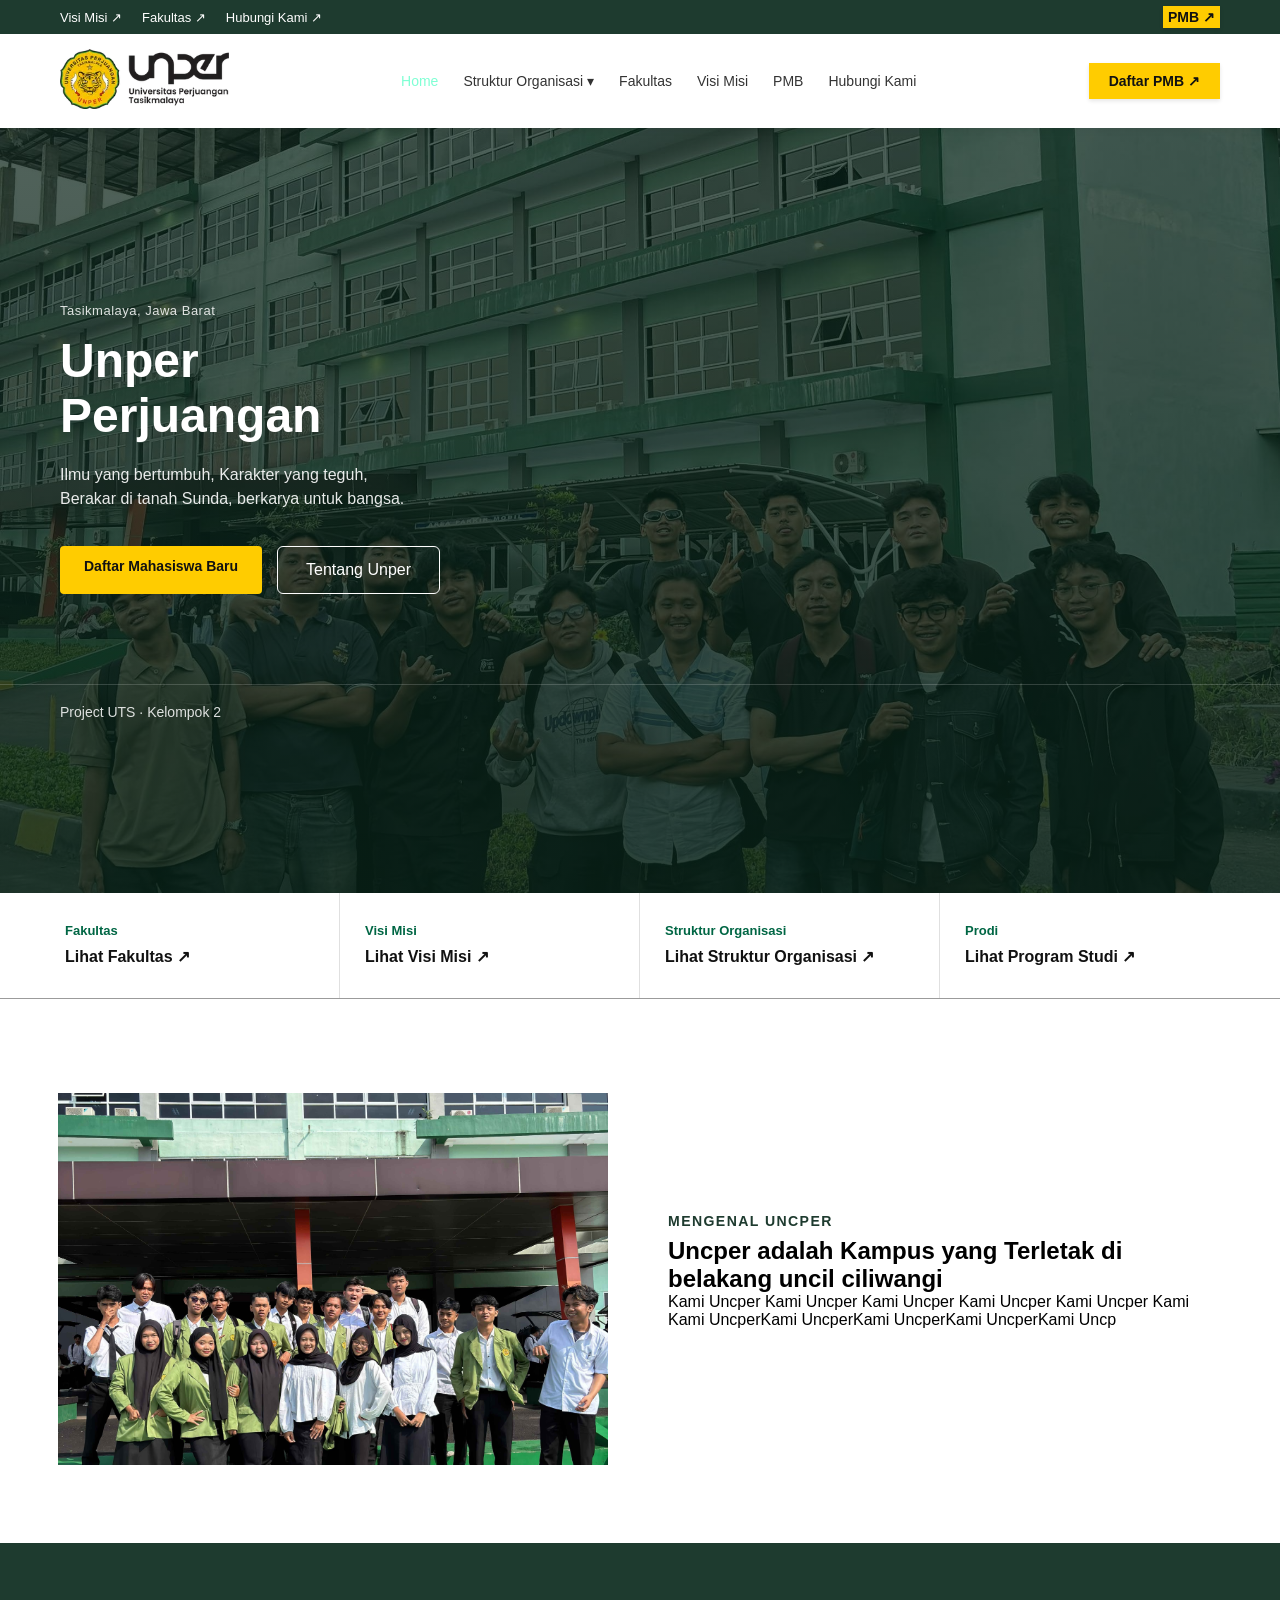
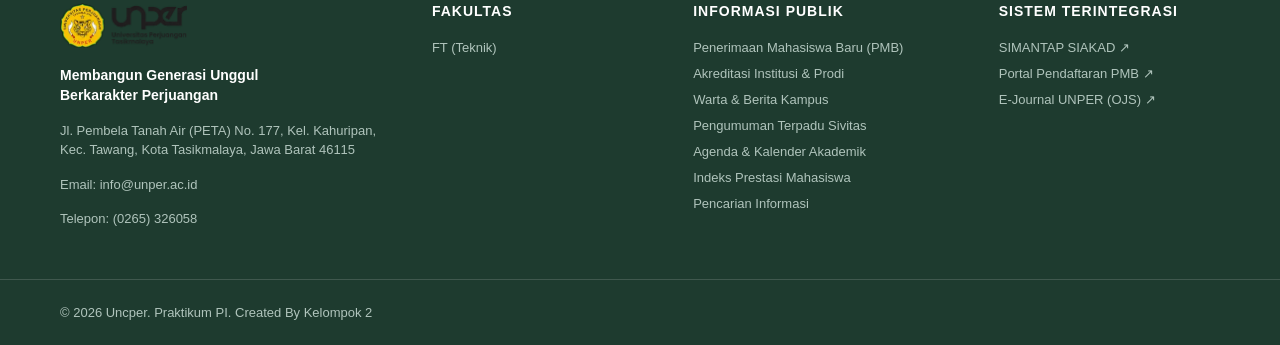
<file: index.html>
<!DOCTYPE html>
<html lang="en">

<head>
    <meta charset="UTF-8">
    <meta name="viewport" content="width=device-width, initial-scale=1.0">
    <title>Home</title>
    <link rel="icon" type="images/x-icon" href="./assets/images/Unper.png">
    <link rel="stylesheet" href="./css/style.css">
</head>

<body>

    <!-- Bagian Top Bar -->
    <div class="topbar">
        <div class="container topbar_container">

            <!-- Bagian Kiri Top bar -->
            <div class="topbar_left">
                <div class="topbar_links">
                    <a href="./VisiMisi.html">Visi Misi ↗</a>
                    <a href="./Fakultas.html">Fakultas ↗</a>
                    <a href="./contact.html">Hubungi Kami ↗</a>
                </div>
            </div>

            <!--Bagian Kanan Top Bar -->
            <div class="topbar_right">
                <a href="./pmb.html" class="topbar_badge">PMB ↗</a>
            </div>
        </div>
    </div>

    <!-- Bagian Header & Navigasi Utama -->
    <header class="header" id="header">
        <div class="container_navbar">

            <!-- Bagian Brand Logo -->
            <a href="./index.html" class="brand">
                <div class="logo_icon">
                    <img src="./assets/images/logo-unper.webp" alt="logo unper">
                </div>
            </a>

            <!-- Bagian Menu Navigasi -->
            <nav class="nav_menu">
                <div class="nav_item"><a href="./index.html" class="nav_link nav_active">Home</a></div>

                <!--Bagian Menu dengan Dropdown -->
                <div class="nav_item dropdown">
                    <a href="./SturkturOrganisasi.html" class="nav_link dropdown-toggle">Struktur Organisasi ▾</a>

                    <!-- ini bagian Isi Kotak Dropdown -->
                    <div class="dropdown-menu">
                        <a href="./BEM.html" class="dropdown-item">BEM</a>
                        <a href="./UKM.html" class="dropdown-item">UKM</a>
                        <a href="./prodi.html" class="dropdown-item">Prodi</a>
                    </div>
                </div>

                <div class="nav_item"><a href="./Fakultas.html" class="nav_link">Fakultas</a></div>
                <div class="nav_item"><a href="./VisiMisi.html" class="nav_link">Visi Misi</a></div>
                <div class="nav_item"><a href="./pmb.html" class="nav_link">PMB</a></div>
                <div class="nav_item"><a href="./contact.html" class="nav_link">Hubungi Kami</a></div>
            </nav>

            <!-- Bagian Header Tools -->
            <div class="header_tools">
                <a href="./pmb.html" class="btn-daftar">Daftar PMB ↗</a>
            </div>
        </div>
    </header>

    <!-- Bagian Hero Section -->
    <section class="hero_section">
        <div class="hero_overlay"></div>

        <div class="hero_container">
            <span class="hero-tagline-top">Tasikmalaya, Jawa Barat</span>

            <h1 class="hero_title">Unper<br>Perjuangan</h1>
            <p class="hero_subtitle">
                Ilmu yang bertumbuh, Karakter yang teguh,<br>
                Berakar di tanah Sunda, berkarya untuk bangsa.</p>

            <!--Bagian Tombol CTA -->
            <div class="hero_buttons">
                <a href="./pmb.html" class="btn-primary">Daftar Mahasiswa Baru</a>
                <a href="./VisiMisi.html" class="btn-secondary">Tentang Unper</a>
            </div>

            <!-- Teks Bagian Bawah Hero -->
            <div class="hero-footer">
                <span>Project UTS · Kelompok 2</span>
            </div>
        </div>
    </section>

    <!-- Quick Link di Bawah Hero -->
    <section class="quick-links-section">
        <div class="quick-links-container">

            <!-- Kolom 1 -->
            <a href="./Fakultas.html" class="quick-card">
                <span class="card-category">Fakultas</span>
                <h3 class="card-title">Lihat Fakultas ↗</h3>
            </a>

            <!-- Kolom 2 -->
            <a href="./VisiMisi.html" class="quick-card">
                <span class="card-category">Visi Misi</span>
                <h3 class="card-title">Lihat Visi Misi ↗</h3>
            </a>

            <!-- Kolom 3 -->
            <a href="./SturkturOrganisasi.html" class="quick-card">
                <span class="card-category">Struktur Organisasi</span>
                <h3 class="card-title">Lihat Struktur Organisasi ↗</h3>
            </a>

            <!-- kolom 4 -->
            <a href="./prodi.html" class="quick-card">
                <span class="card-category">Prodi</span>
                <h3 class="card-title">Lihat Program Studi ↗</h3>
            </a>
        </div>
    </section>

    <!-- Welcome -->
    <section class="welcome-section" id="welcome-section">
        <div class="welcome-container">
            <div class="welcome-grid">
                <div class="welcome-visual">
                    <img src="./assets/images/siswa uncper.jpg" width="10px" height="10px" alt="Foto Siswa Unper"
                        class="welcome-img">
                </div>
                <div class="welcome-content">
                    <h4>Mengenal Uncper</h4>
                    <h2>Uncper adalah Kampus yang Terletak di belakang uncil ciliwangi</h2>
                    <p>Kami Uncper Kami Uncper Kami Uncper Kami Uncper Kami Uncper Kami
                        Kami UncperKami UncperKami UncperKami UncperKami Uncp
                    </p>
                </div>
            </div>
        </div>
    </section>

    <!-- Footer Utama -->
    <footer class="footer-section">
        <div class="footer-container">

            <!-- Kolom 1: Logo & Kontak -->
            <div class="footer-col brand-col">
                <div class="footer-logo">
                    <img src="./assets/images/logo-unper.webp" alt="Logo Unper">
                </div>
                <p class="footer-tagline">Membangun Generasi Unggul<br>Berkarakter Perjuangan</p>
                <p class="footer-address">Jl. Pembela Tanah Air (PETA) No. 177, Kel. Kahuripan, Kec. Tawang, Kota
                    Tasikmalaya, Jawa Barat 46115</p>
                <p class="footer-contact">Email: info@unper.ac.id</p>
                <p class="footer-contact">Telepon: (0265) 326058</p>
            </div>

            <!-- Kolom 2: Fakultas -->
            <div class="footer-col">
                <h4 class="footer-title">FAKULTAS</h4>
                <ul class="footer-links">
                    <li><a href="./Fakultas.html">FT (Teknik)</a></li>
                </ul>
            </div>

            <!-- Kolom 3: Informasi Publik -->
            <div class="footer-col">
                <h4 class="footer-title">INFORMASI PUBLIK</h4>
                <ul class="footer-links">
                    <li><a href="./pmb.html">Penerimaan Mahasiswa Baru (PMB)</a></li>
                    <li><a href="#">Akreditasi Institusi & Prodi</a></li>
                    <li><a href="#">Warta & Berita Kampus</a></li>
                    <li><a href="#">Pengumuman Terpadu Sivitas</a></li>
                    <li><a href="#">Agenda & Kalender Akademik</a></li>
                    <li><a href="#">Indeks Prestasi Mahasiswa</a></li>
                    <li><a href="#">Pencarian Informasi</a></li>
                </ul>
            </div>

            <!-- Kolom 4: Sistem Terintegrasi -->
            <div class="footer-col">
                <h4 class="footer-title">SISTEM TERINTEGRASI</h4>
                <ul class="footer-links">
                    <li><a href="https://simantap.unper.ac.id/">SIMANTAP SIAKAD ↗</a></li>
                    <li><a href="./pmb.html">Portal Pendaftaran PMB ↗</a></li>
                    <li><a href="https://lp2m.unper.ac.id/">E-Journal UNPER (OJS) ↗</a></li>
                </ul>
            </div>

        </div>

        <!-- Garis Pemisah & Copyright -->
        <div class="footer-bottom">
            <div class="footer-container">
                <p>© 2026 Uncper. Praktikum PI. Created By Kelompok 2</p>
            </div>
        </div>
    </footer>


</body>

</html>
</file>
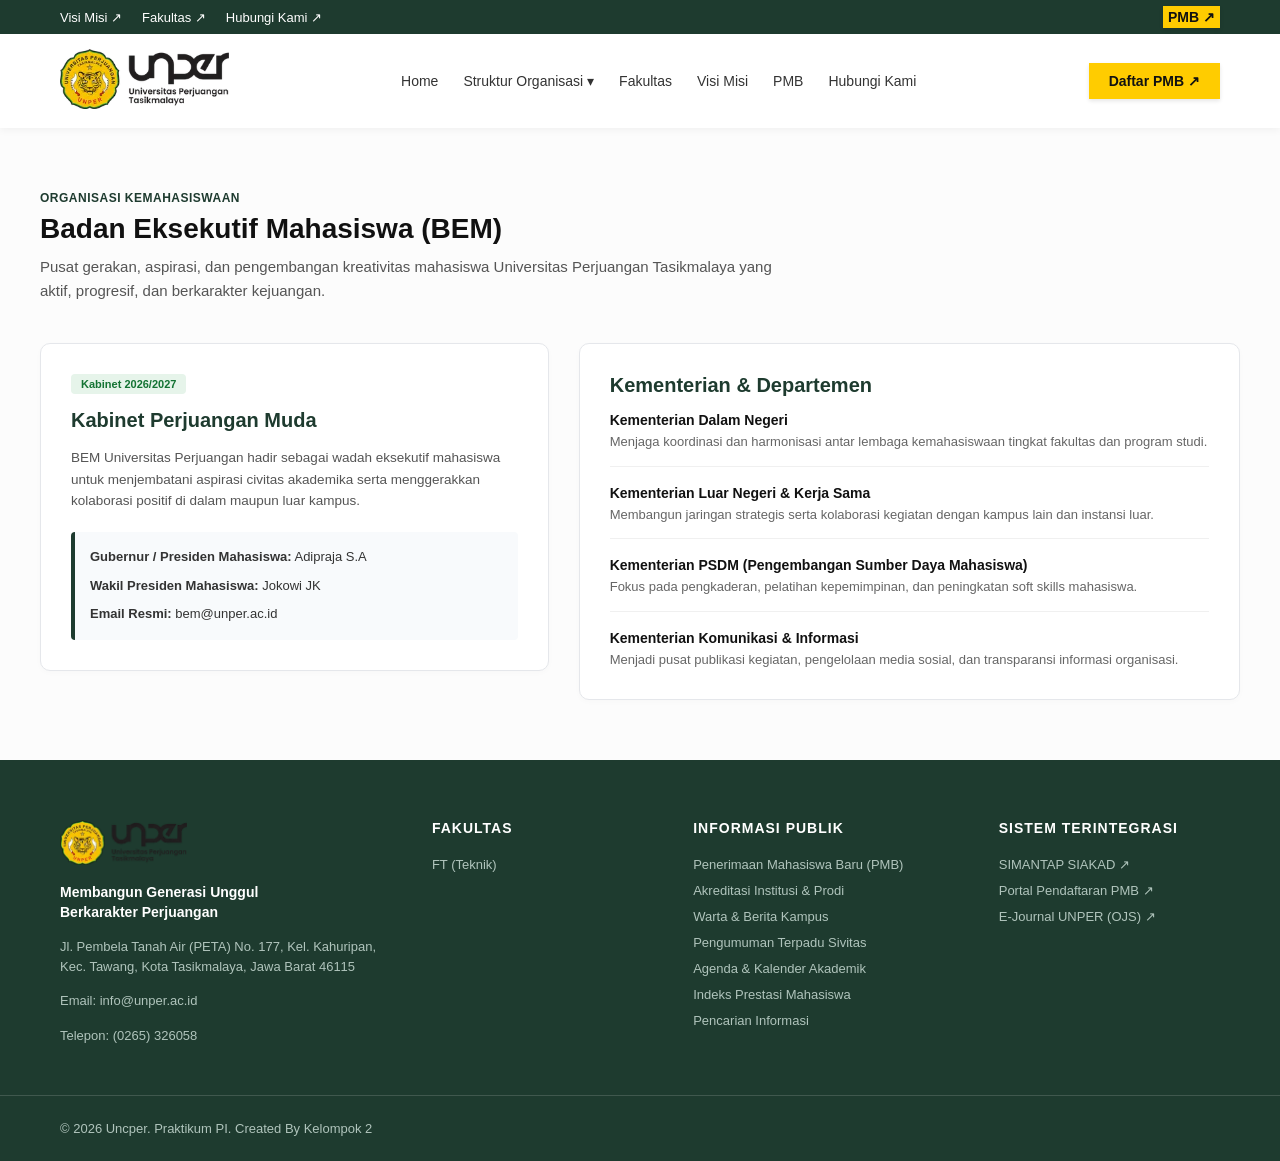
<file: BEM.html>
<!DOCTYPE html>
<html lang="en">

<head>
    <meta charset="UTF-8">
    <meta name="viewport" content="width=device-width, initial-scale=1.0">
    <title>BEM</title>
    <link rel="icon" type="images/x-icon" href="./assets/images/Unper.png">
    <link rel="stylesheet" href="./css/style.css">
</head>

<body>
    <!-- Bagian Top Bar -->
    <div class="topbar">
        <div class="container topbar_container">

            <!-- Bagian Kiri Top bar -->
            <div class="topbar_left">
                <div class="topbar_links">
                    <a href="./VisiMisi.html">Visi Misi ↗</a>
                    <a href="./Fakultas.html">Fakultas ↗</a>
                    <a href="./contact.html">Hubungi Kami ↗</a>
                </div>
            </div>

            <!--Bagian Kanan Top Bar -->
            <div class="topbar_right">
                <a href="./pmb.html" class="topbar_badge">PMB ↗</a>
            </div>
        </div>
    </div>

    <!-- Bagian Header & Navigasi Utama -->
    <header class="header" id="header">
        <div class="container_navbar">

            <!-- Bagian Brand Logo -->
            <a href="./index.html" class="brand">
                <div class="logo_icon">
                    <img src="./assets/images/logo-unper.webp" alt="logo unper">
                </div>
            </a>

            <!-- Bagian Menu Navigasi -->
            <nav class="nav_menu">
                <div class="nav_item"><a href="./index.html" class="nav_link">Home</a></div>

                <!--Bagian Menu dengan Dropdown -->
                <div class="nav_item dropdown">
                    <a href="./SturkturOrganisasi.html" class="nav_link dropdown-toggle">Struktur Organisasi ▾</a>

                    <!-- ini bagian Isi Kotak Dropdown -->
                    <div class="dropdown-menu">
                        <a href="./BEM.html" class="nav_link nav_active dropdown-item">BEM</a>
                        <a href="./UKM.html" class="dropdown-item">UKM</a>
                        <a href="./prodi.html" class="dropdown-item">Prodi</a>
                    </div>
                </div>

                <div class="nav_item"><a href="./Fakultas.html" class="nav_link">Fakultas</a></div>
                <div class="nav_item"><a href="./VisiMisi.html" class="nav_link">Visi Misi</a></div>
                <div class="nav_item"><a href="./pmb.html" class="nav_link">PMB</a></div>
                <div class="nav_item"><a href="./contact.html" class="nav_link">Hubungi Kami</a></div>
            </nav>

            <!-- Bagian Header Tools -->
            <div class="header_tools">
                <a href="./pmb.html" class="btn-daftar">Daftar PMB ↗</a>
            </div>
        </div>
    </header>

    <!-- Bagian Bem -->

    <section class="bem-section">
        <div class="bem-container">

            <!-- Header Halaman -->
            <div class="bem-header">
                <span class="bem-eyebrow">ORGANISASI KEMAHASISWAAN</span>
                <h1>Badan Eksekutif Mahasiswa (BEM)</h1>
                <p>Pusat gerakan, aspirasi, dan pengembangan kreativitas mahasiswa Universitas Perjuangan Tasikmalaya
                    yang aktif, progresif, dan berkarakter kejuangan.</p>
            </div>

            <!-- Layout Utama 2 Kolom -->
            <div class="bem-grid">

                <!-- Kolom Kiri: Profil Singkat & Kabinet -->
                <div class="bem-left">
                    <div class="bem-card">
                        <span class="badge-bem">Kabinet 2026/2027</span>
                        <h3>Kabinet Perjuangan Muda</h3>
                        <p>BEM Universitas Perjuangan hadir sebagai wadah eksekutif mahasiswa untuk menjembatani
                            aspirasi civitas akademika serta menggerakkan kolaborasi positif di dalam maupun luar
                            kampus.</p>

                        <div class="bem-info-box">
                            <p><strong>Gubernur / Presiden Mahasiswa:</strong> Adipraja S.A</p>
                            <p><strong>Wakil Presiden Mahasiswa:</strong> Jokowi JK</p>
                            <p><strong>Email Resmi:</strong> bem@unper.ac.id</p>
                        </div>
                    </div>
                </div>

                <!-- Kolom Kanan: Kementerian / Departemen -->
                <div class="bem-right">
                    <div class="bem-card">
                        <h3>Kementerian & Departemen</h3>
                        <ul class="bem-dept-list">
                            <li>
                                <strong>Kementerian Dalam Negeri</strong>
                                <span>Menjaga koordinasi dan harmonisasi antar lembaga kemahasiswaan tingkat fakultas
                                    dan program studi.</span>
                            </li>
                            <li>
                                <strong>Kementerian Luar Negeri & Kerja Sama</strong>
                                <span>Membangun jaringan strategis serta kolaborasi kegiatan dengan kampus lain dan
                                    instansi luar.</span>
                            </li>
                            <li>
                                <strong>Kementerian PSDM (Pengembangan Sumber Daya Mahasiswa)</strong>
                                <span>Fokus pada pengkaderan, pelatihan kepemimpinan, dan peningkatan soft skills
                                    mahasiswa.</span>
                            </li>
                            <li>
                                <strong>Kementerian Komunikasi & Informasi</strong>
                                <span>Menjadi pusat publikasi kegiatan, pengelolaan media sosial, dan transparansi
                                    informasi organisasi.</span>
                            </li>
                        </ul>
                    </div>
                </div>

            </div>

        </div>
    </section>

    <!-- Footer Utama -->

    <footer class="footer-section">
        <div class="footer-container">

            <!-- Kolom 1: Logo & Kontak -->
            <div class="footer-col brand-col">
                <div class="footer-logo">
                    <img src="./assets/images/logo-unper.webp" alt="Logo Unper">
                </div>
                <p class="footer-tagline">Membangun Generasi Unggul<br>Berkarakter Perjuangan</p>
                <p class="footer-address">Jl. Pembela Tanah Air (PETA) No. 177, Kel. Kahuripan, Kec. Tawang, Kota
                    Tasikmalaya, Jawa Barat 46115</p>
                <p class="footer-contact">Email: info@unper.ac.id</p>
                <p class="footer-contact">Telepon: (0265) 326058</p>
            </div>

            <!-- Kolom 2: Fakultas -->
            <div class="footer-col">
                <h4 class="footer-title">FAKULTAS</h4>
                <ul class="footer-links">
                    <li><a href="./Fakultas.html">FT (Teknik)</a></li>
                </ul>
            </div>

            <!-- Kolom 3: Informasi Publik -->
            <div class="footer-col">
                <h4 class="footer-title">INFORMASI PUBLIK</h4>
                <ul class="footer-links">
                    <li><a href="./pmb.html">Penerimaan Mahasiswa Baru (PMB)</a></li>
                    <li><a href="#">Akreditasi Institusi & Prodi</a></li>
                    <li><a href="#">Warta & Berita Kampus</a></li>
                    <li><a href="#">Pengumuman Terpadu Sivitas</a></li>
                    <li><a href="#">Agenda & Kalender Akademik</a></li>
                    <li><a href="#">Indeks Prestasi Mahasiswa</a></li>
                    <li><a href="#">Pencarian Informasi</a></li>
                </ul>
            </div>

            <!-- Kolom 4: Sistem Terintegrasi -->
            <div class="footer-col">
                <h4 class="footer-title">SISTEM TERINTEGRASI</h4>
                <ul class="footer-links">
                    <li><a href="https://simantap.unper.ac.id/">SIMANTAP SIAKAD ↗</a></li>
                    <li><a href="./pmb.html">Portal Pendaftaran PMB ↗</a></li>
                    <li><a href="https://lp2m.unper.ac.id/">E-Journal UNPER (OJS) ↗</a></li>
                </ul>
            </div>

        </div>

        <!-- Garis Pemisah & Copyright -->
        <div class="footer-bottom">
            <div class="footer-container">
                <p>© 2026 Uncper. Praktikum PI. Created By Kelompok 2</p>
            </div>
        </div>
    </footer>

</body>

</html>
</file>
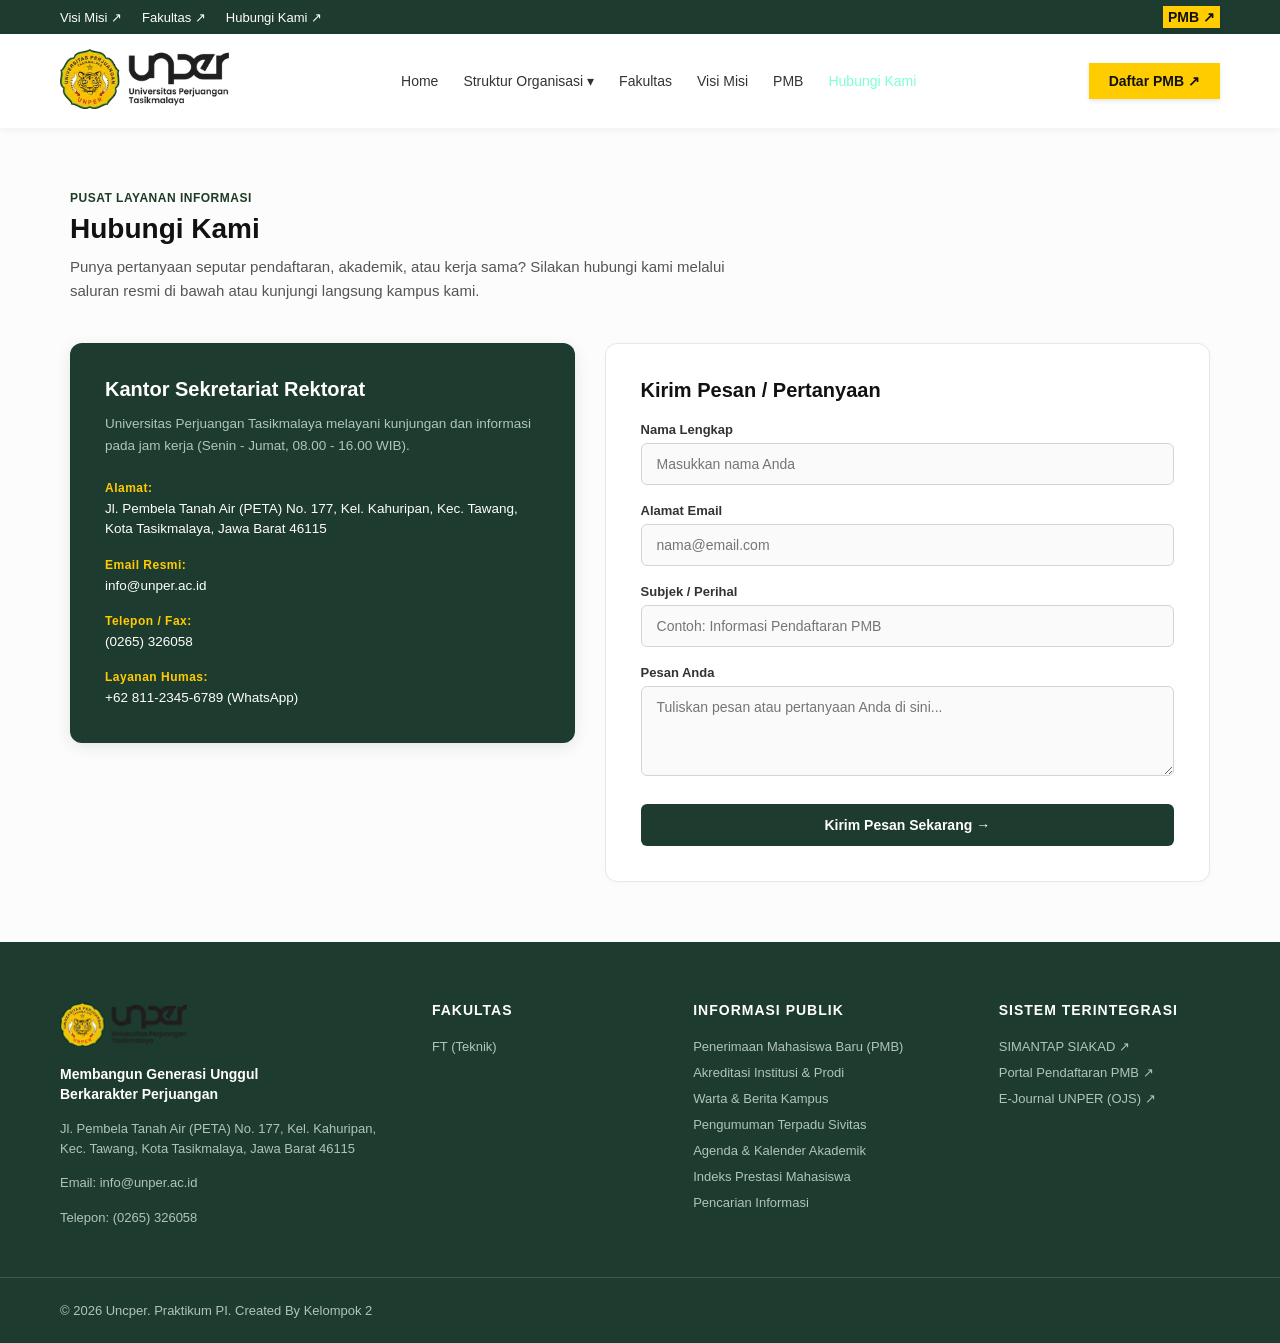
<file: contact.html>
<!DOCTYPE html>
<html lang="en">

<head>
    <meta charset="UTF-8">
    <meta name="viewport" content="width=device-width, initial-scale=1.0">
    <title>Hubungi Kami</title>
    <link rel="icon" type="images/x-icon" href="./assets/images/Unper.png">
    <link rel="stylesheet" href="./css/style.css">
</head>

<body>
    <!-- Bagian Top Bar -->
    <div class="topbar">
        <div class="container topbar_container">

            <!-- Bagian Kiri Top bar -->
            <div class="topbar_left">
                <div class="topbar_links">
                    <a href="./VisiMisi.html">Visi Misi ↗</a>
                    <a href="./Fakultas.html">Fakultas ↗</a>
                    <a href="./contact.html">Hubungi Kami ↗</a>
                </div>
            </div>

            <!--Bagian Kanan Top Bar -->
            <div class="topbar_right">
                <a href="./pmb.html" class="topbar_badge">PMB ↗</a>
            </div>
        </div>
    </div>

    <!-- Bagian Header & Navigasi Utama -->
    <header class="header" id="header">
        <div class="container_navbar">

            <!-- Bagian Brand Logo -->
            <a href="./index.html" class="brand">
                <div class="logo_icon">
                    <img src="./assets/images/logo-unper.webp" alt="logo unper">
                </div>
            </a>

            <!-- Bagian Menu Navigasi -->
            <nav class="nav_menu">
                <div class="nav_item"><a href="./index.html" class="nav_link">Home</a></div>

                <!--Bagian Menu dengan Dropdown -->
                <div class="nav_item dropdown">
                    <a href="./SturkturOrganisasi.html" class="nav_link dropdown-toggle">Struktur Organisasi ▾</a>

                    <!-- ini bagian Isi Kotak Dropdown -->
                    <div class="dropdown-menu">
                        <a href="./BEM.html" class="dropdown-item">BEM</a>
                        <a href="./UKM.html" class="dropdown-item">UKM</a>
                        <a href="./prodi.html" class="dropdown-item">Prodi</a>
                    </div>
                </div>

                <div class="nav_item"><a href="./Fakultas.html" class="nav_link">Fakultas</a></div>
                <div class="nav_item"><a href="./VisiMisi.html" class="nav_link">Visi Misi</a></div>
                <div class="nav_item"><a href="./pmb.html" class="nav_link">PMB</a></div>
                <div class="nav_item"><a href="./contact.html" class="nav_link nav_active">Hubungi Kami</a></div>
            </nav>

            <!-- Bagian Header Tools -->
            <div class="header_tools">
                <a href="./pmb.html" class="btn-daftar">Daftar PMB ↗</a>
            </div>
        </div>
    </header>

    <!-- Hubungi kami -->

    <section class="contact-section">
        <div class="contact-container">

            <!-- Header Teks -->
            <div class="contact-header">
                <span class="contact-eyebrow">PUSAT LAYANAN INFORMASI</span>
                <h1>Hubungi Kami</h1>
                <p>Punya pertanyaan seputar pendaftaran, akademik, atau kerja sama? Silakan hubungi kami melalui saluran
                    resmi di bawah atau kunjungi langsung kampus kami.</p>
            </div>

            <!-- Layout 2 Kolom (Info Kontak & Formulir Pesan) -->
            <div class="contact-grid">

                <!-- Kolom Kiri: Informasi Kontak & Peta -->
                <div class="contact-info-card">
                    <h3>Kantor Sekretariat Rektorat</h3>
                    <p class="info-desc">Universitas Perjuangan Tasikmalaya melayani kunjungan dan informasi pada jam
                        kerja (Senin - Jumat, 08.00 - 16.00 WIB).</p>

                    <ul class="info-list">
                        <li>
                            <strong>Alamat:</strong>
                            <span>Jl. Pembela Tanah Air (PETA) No. 177, Kel. Kahuripan, Kec. Tawang, Kota Tasikmalaya,
                                Jawa Barat 46115</span>
                        </li>
                        <li>
                            <strong>Email Resmi:</strong>
                            <span>info@unper.ac.id</span>
                        </li>
                        <li>
                            <strong>Telepon / Fax:</strong>
                            <span>(0265) 326058</span>
                        </li>
                        <li>
                            <strong>Layanan Humas:</strong>
                            <span>+62 811-2345-6789 (WhatsApp)</span>
                        </li>
                    </ul>
                </div>

                <!-- Kolom Kanan: Formulir Kirim Pesan -->
                <div class="contact-form-card">
                    <h3>Kirim Pesan / Pertanyaan</h3>
                    <form action="#" method="POST">

                        <div class="form-group">
                            <label for="name">Nama Lengkap</label>
                            <input type="text" id="name" placeholder="Masukkan nama Anda" required>
                        </div>

                        <div class="form-group">
                            <label for="email">Alamat Email</label>
                            <input type="email" id="email" placeholder="nama@email.com" required>
                        </div>

                        <div class="form-group">
                            <label for="subject">Subjek / Perihal</label>
                            <input type="text" id="subject" placeholder="Contoh: Informasi Pendaftaran PMB" required>
                        </div>

                        <div class="form-group">
                            <label for="message">Pesan Anda</label>
                            <textarea id="message" rows="4" placeholder="Tuliskan pesan atau pertanyaan Anda di sini..."
                                required></textarea>
                        </div>

                        <button type="submit" class="btn-submit">Kirim Pesan Sekarang →</button>
                    </form>
                </div>

            </div>

        </div>
    </section>

    <!-- Footer Utama -->
    <footer class="footer-section">
        <div class="footer-container">

            <!-- Kolom 1: Logo & Kontak -->
            <div class="footer-col brand-col">
                <div class="footer-logo">
                    <img src="./assets/images/logo-unper.webp" alt="Logo Unper">
                </div>
                <p class="footer-tagline">Membangun Generasi Unggul<br>Berkarakter Perjuangan</p>
                <p class="footer-address">Jl. Pembela Tanah Air (PETA) No. 177, Kel. Kahuripan, Kec. Tawang, Kota
                    Tasikmalaya, Jawa Barat 46115</p>
                <p class="footer-contact">Email: info@unper.ac.id</p>
                <p class="footer-contact">Telepon: (0265) 326058</p>
            </div>

            <!-- Kolom 2: Fakultas -->
            <div class="footer-col">
                <h4 class="footer-title">FAKULTAS</h4>
                <ul class="footer-links">
                    <li><a href="./Fakultas.html">FT (Teknik)</a></li>
                </ul>
            </div>

            <!-- Kolom 3: Informasi Publik -->
            <div class="footer-col">
                <h4 class="footer-title">INFORMASI PUBLIK</h4>
                <ul class="footer-links">
                    <li><a href="./pmb.html">Penerimaan Mahasiswa Baru (PMB)</a></li>
                    <li><a href="#">Akreditasi Institusi & Prodi</a></li>
                    <li><a href="#">Warta & Berita Kampus</a></li>
                    <li><a href="#">Pengumuman Terpadu Sivitas</a></li>
                    <li><a href="#">Agenda & Kalender Akademik</a></li>
                    <li><a href="#">Indeks Prestasi Mahasiswa</a></li>
                    <li><a href="#">Pencarian Informasi</a></li>
                </ul>
            </div>

            <!-- Kolom 4: Sistem Terintegrasi -->
            <div class="footer-col">
                <h4 class="footer-title">SISTEM TERINTEGRASI</h4>
                <ul class="footer-links">
                    <li><a href="https://simantap.unper.ac.id/">SIMANTAP SIAKAD ↗</a></li>
                    <li><a href="./pmb.html">Portal Pendaftaran PMB ↗</a></li>
                    <li><a href="https://lp2m.unper.ac.id/">E-Journal UNPER (OJS) ↗</a></li>
                </ul>
            </div>

        </div>

        <!-- Garis Pemisah & Copyright -->
        <div class="footer-bottom">
            <div class="footer-container">
                <p>© 2026 Uncper. Praktikum PI. Created By Kelompok 2</p>
            </div>
        </div>
    </footer>

</body>

</html>
</file>
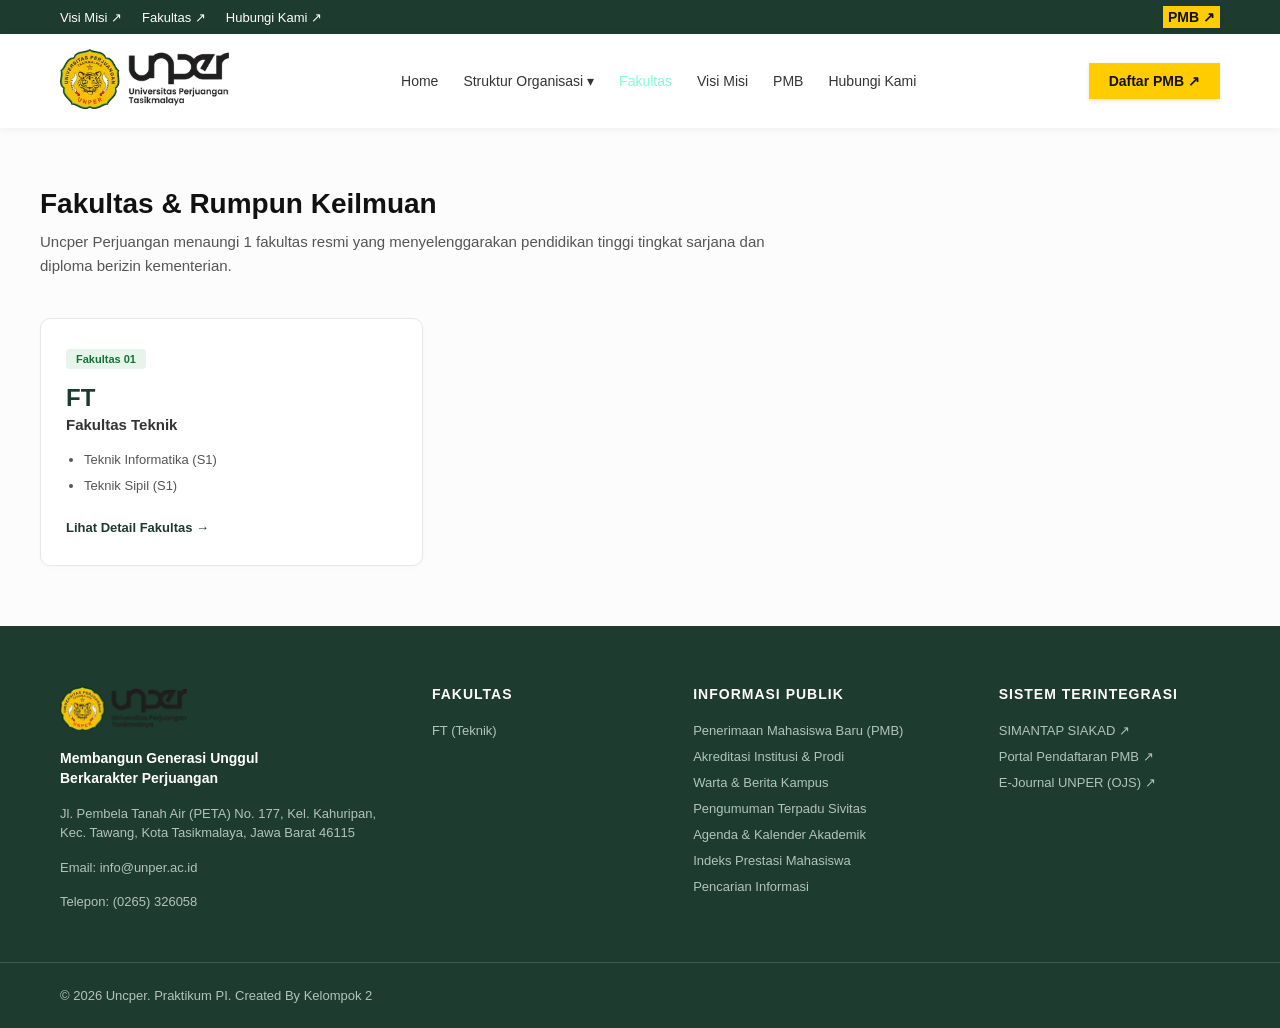
<file: Fakultas.html>
<!DOCTYPE html>
<html lang="en">

<head>
    <meta charset="UTF-8">
    <meta name="viewport" content="width=device-width, initial-scale=1.0">
    <title>Fakultas</title>
    <link rel="icon" type="images/x-icon" href="./assets/images/Unper.png">
    <link rel="stylesheet" href="./css/style.css">
</head>

<body>
    <!-- Bagian Top Bar -->
    <div class="topbar">
        <div class="container topbar_container">

            <!-- Bagian Kiri Top bar -->
            <div class="topbar_left">
                <div class="topbar_links">
                    <a href="./VisiMisi.html">Visi Misi ↗</a>
                    <a href="./Fakultas.html">Fakultas ↗</a>
                    <a href="./contact.html">Hubungi Kami ↗</a>
                </div>
            </div>

            <!--Bagian Kanan Top Bar -->
            <div class="topbar_right">
                <a href="./pmb.html" class="topbar_badge">PMB ↗</a>
            </div>
        </div>
    </div>

    <!-- Bagian Header & Navigasi Utama -->
    <header class="header" id="header">
        <div class="container_navbar">

            <!-- Bagian Brand Logo -->
            <a href="./index.html" class="brand">
                <div class="logo_icon">
                    <img src="./assets/images/logo-unper.webp" alt="logo unper">
                </div>
            </a>

            <!-- Bagian Menu Navigasi -->
            <nav class="nav_menu">
                <div class="nav_item"><a href="./index.html" class="nav_link">Home</a></div>

                <!--Bagian Menu dengan Dropdown -->
                <div class="nav_item dropdown">
                    <a href="./SturkturOrganisasi.html" class="nav_link dropdown-toggle">Struktur Organisasi ▾</a>

                    <!-- ini bagian Isi Kotak Dropdown -->
                    <div class="dropdown-menu">
                        <a href="./BEM.html" class="dropdown-item">BEM</a>
                        <a href="./UKM.html" class="dropdown-item">UKM</a>
                        <a href="./prodi.html" class="dropdown-item">Prodi</a>
                    </div>
                </div>

                <div class="nav_item"><a href="./Fakultas.html" class="nav_link nav_active">Fakultas</a></div>
                <div class="nav_item"><a href="./VisiMisi.html" class="nav_link">Visi Misi</a></div>
                <div class="nav_item"><a href="./pmb.html" class="nav_link">PMB</a></div>
                <div class="nav_item"><a href="./contact.html" class="nav_link">Hubungi Kami</a></div>
            </nav>

            <!-- Bagian Header Tools -->
            <div class="header_tools">
                <a href="./pmb.html" class="btn-daftar">Daftar PMB ↗</a>
            </div>
        </div>
    </header>

    <!-- Bagian Fakultas -->

    <section class="fakultas-section">
        <div class="fakultas-container">

            <!-- Header Halaman -->
            <div class="fakultas-header">
                <h2>Fakultas & Rumpun Keilmuan</h2>
                <p>Uncper Perjuangan menaungi 1 fakultas resmi yang menyelenggarakan pendidikan tinggi tingkat sarjana dan diploma berizin kementerian.</p>
            </div>

            <!-- Grid Daftar fakultas -->
            <div class="fakultas-grid">

                <!-- Fakultas 1 -->
                <div class="fakultas-card">
                    <div class="fakultas-badge">Fakultas 01</div>
                    <h3>FT</h3>
                    <h4>Fakultas Teknik</h4>
                    <ul class="prodi-list">
                        <li>Teknik Informatika (S1)</li>
                        <li>Teknik Sipil (S1)</li>
                    </ul>
                    <a href="./prodi.html" class="fakultas-link">Lihat Detail Fakultas →</a>
                </div>
            </div>
    </section>

    <!-- Footer Utama -->

    <footer class="footer-section">
        <div class="footer-container">

            <!-- Kolom 1: Logo & Kontak -->
            <div class="footer-col brand-col">
                <div class="footer-logo">
                    <img src="./assets/images/logo-unper.webp" alt="Logo Unper">
                </div>
                <p class="footer-tagline">Membangun Generasi Unggul<br>Berkarakter Perjuangan</p>
                <p class="footer-address">Jl. Pembela Tanah Air (PETA) No. 177, Kel. Kahuripan, Kec. Tawang, Kota
                    Tasikmalaya, Jawa Barat 46115</p>
                <p class="footer-contact">Email: info@unper.ac.id</p>
                <p class="footer-contact">Telepon: (0265) 326058</p>
            </div>

            <!-- Kolom 2: Fakultas -->
            <div class="footer-col">
                <h4 class="footer-title">FAKULTAS</h4>
                <ul class="footer-links">
                    <li><a href="./Fakultas.html">FT (Teknik)</a></li>
                </ul>
            </div>

            <!-- Kolom 3: Informasi Publik -->
            <div class="footer-col">
                <h4 class="footer-title">INFORMASI PUBLIK</h4>
                <ul class="footer-links">
                    <li><a href="./pmb.html">Penerimaan Mahasiswa Baru (PMB)</a></li>
                    <li><a href="#">Akreditasi Institusi & Prodi</a></li>
                    <li><a href="#">Warta & Berita Kampus</a></li>
                    <li><a href="#">Pengumuman Terpadu Sivitas</a></li>
                    <li><a href="#">Agenda & Kalender Akademik</a></li>
                    <li><a href="#">Indeks Prestasi Mahasiswa</a></li>
                    <li><a href="#">Pencarian Informasi</a></li>
                </ul>
            </div>

            <!-- Kolom 4: Sistem Terintegrasi -->
            <div class="footer-col">
                <h4 class="footer-title">SISTEM TERINTEGRASI</h4>
                <ul class="footer-links">
                    <li><a href="https://simantap.unper.ac.id/">SIMANTAP SIAKAD ↗</a></li>
                    <li><a href="./pmb.html">Portal Pendaftaran PMB ↗</a></li>
                    <li><a href="https://lp2m.unper.ac.id/">E-Journal UNPER (OJS) ↗</a></li>
                </ul>
            </div>

        </div>

        <!-- Garis Pemisah & Copyright -->
        <div class="footer-bottom">
            <div class="footer-container">
                <p>© 2026 Uncper. Praktikum PI. Created By Kelompok 2</p>
            </div>
        </div>
    </footer>

</body>

</html>
</file>
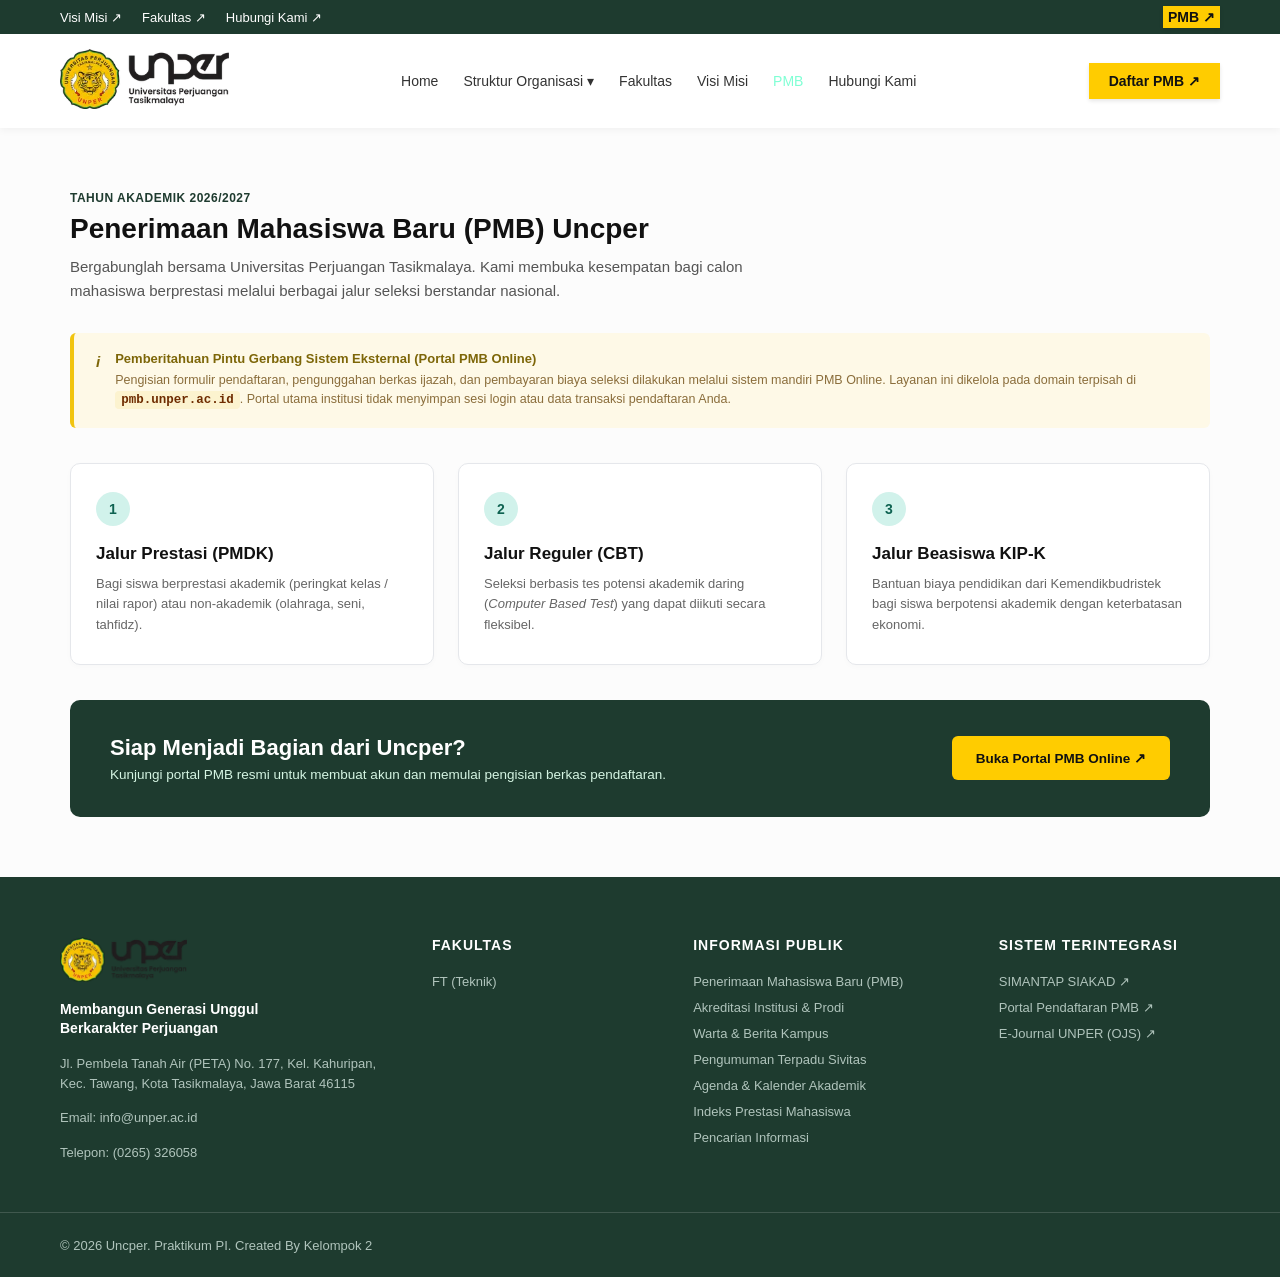
<file: pmb.html>
<!DOCTYPE html>
<html lang="en">

<head>
    <meta charset="UTF-8">
    <meta name="viewport" content="width=device-width, initial-scale=1.0">
    <title>PMB</title>
    <link rel="icon" type="images/x-icon" href="./assets/images/Unper.png">
    <link rel="stylesheet" href="./css/style.css">
</head>

<body>
    <!-- Bagian Top Bar -->
    <div class="topbar">
        <div class="container topbar_container">

            <!-- Bagian Kiri Top bar -->
            <div class="topbar_left">
                <div class="topbar_links">
                    <a href="./VisiMisi.html">Visi Misi ↗</a>
                    <a href="./Fakultas.html">Fakultas ↗</a>
                    <a href="./contact.html">Hubungi Kami ↗</a>
                </div>
            </div>

            <!--Bagian Kanan Top Bar -->
            <div class="topbar_right">
                <a href="./pmb.html" class="topbar_badge">PMB ↗</a>
            </div>
        </div>
    </div>

    <!-- Bagian Header & Navigasi Utama -->
    <header class="header" id="header">
        <div class="container_navbar">

            <!-- Bagian Brand Logo -->
            <a href="./index.html" class="brand">
                <div class="logo_icon">
                    <img src="./assets/images/logo-unper.webp" alt="logo unper">
                </div>
            </a>

            <!-- Bagian Menu Navigasi -->
            <nav class="nav_menu">
                <div class="nav_item"><a href="./index.html" class="nav_link">Home</a></div>

                <!--Bagian Menu dengan Dropdown -->
                <div class="nav_item dropdown">
                    <a href="./SturkturOrganisasi.html" class="nav_link dropdown-toggle">Struktur Organisasi ▾</a>

                    <!-- ini bagian Isi Kotak Dropdown -->
                    <div class="dropdown-menu">
                        <a href="./BEM.html" class="dropdown-item">BEM</a>
                        <a href="./UKM.html" class="dropdown-item">UKM</a>
                        <a href="./prodi.html" class="dropdown-item">Prodi</a>
                    </div>
                </div>

                <div class="nav_item"><a href="./Fakultas.html" class="nav_link">Fakultas</a></div>
                <div class="nav_item"><a href="./VisiMisi.html" class="nav_link">Visi Misi</a></div>
                <div class="nav_item"><a href="./pmb.html" class="nav_link nav_active">PMB</a></div>
                <div class="nav_item"><a href="./contact.html" class="nav_link">Hubungi Kami</a></div>
            </nav>

            <!-- Bagian Header Tools -->
            <div class="header_tools">
                <a href="./pmb.html" class="btn-daftar">Daftar PMB ↗</a>
            </div>
        </div>
    </header>

    <!-- Bagian PMB -->

    <section class="pmb-section">
        <div class="pmb-container">

            <!-- Header Teks -->
            <div class="pmb-header">
                <span class="pmb-eyebrow">TAHUN AKADEMIK 2026/2027</span>
                <h1>Penerimaan Mahasiswa Baru (PMB) Uncper</h1>
                <p>Bergabunglah bersama Universitas Perjuangan Tasikmalaya. Kami membuka kesempatan bagi calon mahasiswa
                    berprestasi melalui berbagai jalur seleksi berstandar nasional.</p>
            </div>

            <!-- Kotak Pemberitahuan Kuning (Alert Box) -->
            <div class="pmb-alert">
                <div class="alert-icon">i</div>
                <div class="alert-content">
                    <strong>Pemberitahuan Pintu Gerbang Sistem Eksternal (Portal PMB Online)</strong>
                    <p>Pengisian formulir pendaftaran, pengunggahan berkas ijazah, dan pembayaran biaya seleksi
                        dilakukan melalui sistem mandiri PMB Online. Layanan ini dikelola pada domain terpisah di
                        <code>pmb.unper.ac.id</code>. Portal utama institusi tidak menyimpan sesi login atau data
                        transaksi pendaftaran Anda.</p>
                </div>
            </div>

            <!-- 3 Kartu Jalur Pendaftaran -->
            <div class="jalur-grid">

                <!-- Kartu 1 -->
                <div class="jalur-card">
                    <div class="jalur-number">1</div>
                    <h3>Jalur Prestasi (PMDK)</h3>
                    <p>Bagi siswa berprestasi akademik (peringkat kelas / nilai rapor) atau non-akademik (olahraga,
                        seni, tahfidz).</p>
                </div>

                <!-- Kartu 2 -->
                <div class="jalur-card">
                    <div class="jalur-number">2</div>
                    <h3>Jalur Reguler (CBT)</h3>
                    <p>Seleksi berbasis tes potensi akademik daring (<em>Computer Based Test</em>) yang dapat diikuti
                        secara fleksibel.</p>
                </div>

                <!-- Kartu 3 -->
                <div class="jalur-card">
                    <div class="jalur-number">3</div>
                    <h3>Jalur Beasiswa KIP-K</h3>
                    <p>Bantuan biaya pendidikan dari Kemendikbudristek bagi siswa berpotensi akademik dengan
                        keterbatasan ekonomi.</p>
                </div>

            </div>

            <!-- Banner CTA Hijau Tua di Bawah -->
            <div class="pmb-cta-banner">
                <div class="cta-text">
                    <h2>Siap Menjadi Bagian dari Uncper?</h2>
                    <p>Kunjungi portal PMB resmi untuk membuat akun dan memulai pengisian berkas pendaftaran.</p>
                </div>
                <a href="https://pmb.unper.ac.id" target="_blank" class="btn-cta-yellow">Buka Portal PMB Online ↗</a>
            </div>

        </div>
    </section>

    <!-- Footer Utama -->
    <footer class="footer-section">
        <div class="footer-container">

            <!-- Kolom 1: Logo & Kontak -->
            <div class="footer-col brand-col">
                <div class="footer-logo">
                    <img src="./assets/images/logo-unper.webp" alt="Logo Unper">
                </div>
                <p class="footer-tagline">Membangun Generasi Unggul<br>Berkarakter Perjuangan</p>
                <p class="footer-address">Jl. Pembela Tanah Air (PETA) No. 177, Kel. Kahuripan, Kec. Tawang, Kota
                    Tasikmalaya, Jawa Barat 46115</p>
                <p class="footer-contact">Email: info@unper.ac.id</p>
                <p class="footer-contact">Telepon: (0265) 326058</p>
            </div>

            <!-- Kolom 2: Fakultas -->
            <div class="footer-col">
                <h4 class="footer-title">FAKULTAS</h4>
                <ul class="footer-links">
                    <li><a href="./Fakultas.html">FT (Teknik)</a></li>
                </ul>
            </div>

            <!-- Kolom 3: Informasi Publik -->
            <div class="footer-col">
                <h4 class="footer-title">INFORMASI PUBLIK</h4>
                <ul class="footer-links">
                    <li><a href="./pmb.html">Penerimaan Mahasiswa Baru (PMB)</a></li>
                    <li><a href="#">Akreditasi Institusi & Prodi</a></li>
                    <li><a href="#">Warta & Berita Kampus</a></li>
                    <li><a href="#">Pengumuman Terpadu Sivitas</a></li>
                    <li><a href="#">Agenda & Kalender Akademik</a></li>
                    <li><a href="#">Indeks Prestasi Mahasiswa</a></li>
                    <li><a href="#">Pencarian Informasi</a></li>
                </ul>
            </div>

            <!-- Kolom 4: Sistem Terintegrasi -->
            <div class="footer-col">
                <h4 class="footer-title">SISTEM TERINTEGRASI</h4>
                <ul class="footer-links">
                    <li><a href="https://simantap.unper.ac.id/">SIMANTAP SIAKAD ↗</a></li>
                    <li><a href="./pmb.html">Portal Pendaftaran PMB ↗</a></li>
                    <li><a href="https://lp2m.unper.ac.id/">E-Journal UNPER (OJS) ↗</a></li>
                </ul>
            </div>

        </div>

        <!-- Garis Pemisah & Copyright -->
        <div class="footer-bottom">
            <div class="footer-container">
                <p>© 2026 Uncper. Praktikum PI. Created By Kelompok 2</p>
            </div>
        </div>
    </footer>

</body>

</html>
</file>
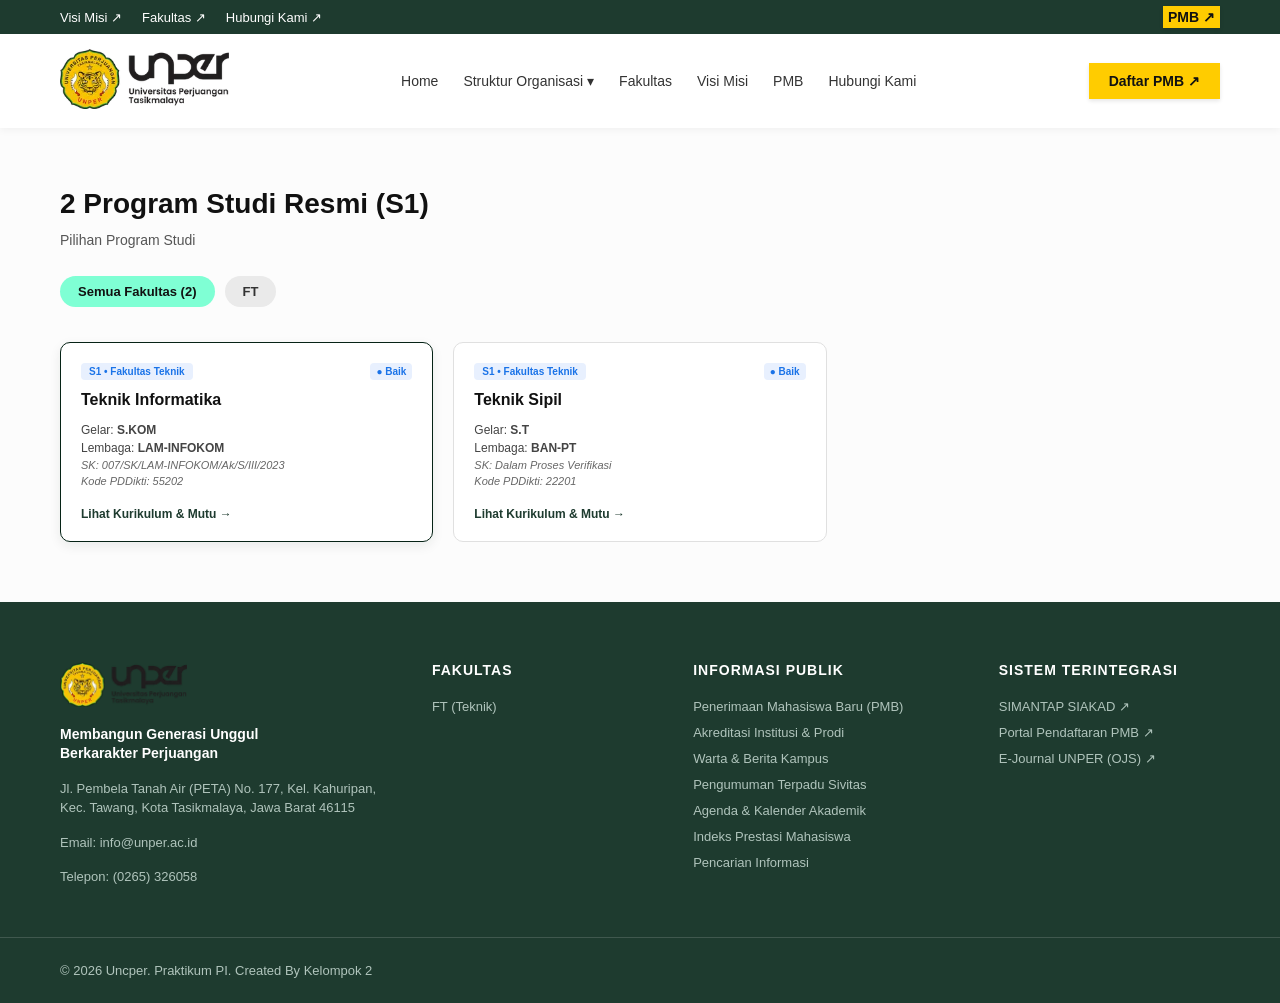
<file: prodi.html>
<!DOCTYPE html>
<html lang="en">

<head>
    <meta charset="UTF-8">
    <meta name="viewport" content="width=device-width, initial-scale=1.0">
    <title>Program Studi</title>
    <link rel="icon" type="images/x-icon" href="./assets/images/Unper.png">
    <link rel="stylesheet" href="./css/style.css">
</head>

<body>
    <!-- Bagian Top Bar -->
    <div class="topbar">
        <div class="container topbar_container">

            <!-- Bagian Kiri Top bar -->
            <div class="topbar_left">
                <div class="topbar_links">
                    <a href="./VisiMisi.html">Visi Misi ↗</a>
                    <a href="./Fakultas.html">Fakultas ↗</a>
                    <a href="./contact.html">Hubungi Kami ↗</a>
                </div>
            </div>

            <!--Bagian Kanan Top Bar -->
            <div class="topbar_right">
                <a href="./pmb.html" class="topbar_badge">PMB ↗</a>
            </div>
        </div>
    </div>

    <!-- Bagian Header & Navigasi Utama -->
    <header class="header" id="header">
        <div class="container_navbar">

            <!-- Bagian Brand Logo -->
            <a href="./index.html" class="brand">
                <div class="logo_icon">
                    <img src="./assets/images/logo-unper.webp" alt="logo unper">
                </div>
            </a>

            <!-- Bagian Menu Navigasi -->
            <nav class="nav_menu">
                <div class="nav_item"><a href="./index.html" class="nav_link">Home</a></div>

                <!--Bagian Menu dengan Dropdown -->
                <div class="nav_item dropdown">
                    <a href="./SturkturOrganisasi.html" class="nav_link dropdown-toggle">Struktur Organisasi ▾</a>

                    <!-- ini bagian Isi Kotak Dropdown -->
                    <div class="dropdown-menu">
                        <a href="./BEM.html" class="dropdown-item">BEM</a>
                        <a href="./UKM.html" class="dropdown-item">UKM</a>
                        <a href="./prodi.html" class="nav_link nav_active dropdown-item">Prodi</a>
                    </div>
                </div>

                <div class="nav_item"><a href="./Fakultas.html" class="nav_link">Fakultas</a></div>
                <div class="nav_item"><a href="./VisiMisi.html" class="nav_link">Visi Misi</a></div>
                <div class="nav_item"><a href="./pmb.html" class="nav_link">PMB</a></div>
                <div class="nav_item"><a href="./contact.html" class="nav_link">Hubungi Kami</a></div>
            </nav>

            <!-- Bagian Header Tools -->
            <div class="header_tools">
                <a href="./pmb.html" class="btn-daftar">Daftar PMB ↗</a>
            </div>
        </div>
    </header>

    <!-- Bagian Prodi -->
    <section class="prodi-section">
        <div class="prodi-container">

            <!-- Judul deskripsi -->
            <div class="prodi-header">
                <h2>2 Program Studi Resmi (S1)</h2>
                <p>Pilihan Program Studi</p>
            </div>

            <!-- Tombol Filter Fakultas -->
            <div class="filter-buttons">
                <button class="filter-btn active">Semua Fakultas (2)</button>
                <button class="filter-btn">FT</button>
            </div>

            <!-- === WAJIB ADA: Pembungkus Grid Card === -->
            <div class="prodi-grid">

                <!-- Card 1: Teknik Informatika -->
                <div class="prodi-card active-card">
                    <div class="card-top">
                        <span class="badge-prodi">S1 • Fakultas Teknik</span>
                        <span class="badge-akreditasi">● Baik</span>
                    </div>
                    <h3>Teknik Informatika</h3>
                    <div class="card-info">
                        <p>Gelar: <strong>S.KOM</strong></p> <!-- Diperbaiki dari <stong> -->
                        <p>Lembaga: <strong>LAM-INFOKOM</strong></p>
                        <p class="sk-text">SK: 007/SK/LAM-INFOKOM/Ak/S/III/2023</p>
                        <p class="pddikti-text">Kode PDDikti: 55202</p>
                    </div>
                    <a href="#" class="card-link">Lihat Kurikulum & Mutu →</a>
                </div>

                <!-- Card 2: Teknik Sipil -->
                <div class="prodi-card">
                    <div class="card-top"> <!-- Diperbaiki dari prodi-top menjadi card-top -->
                        <span class="badge-prodi">S1 • Fakultas Teknik</span>
                        <span class="badge-akreditasi">● Baik</span>
                    </div>
                    <h3>Teknik Sipil</h3>
                    <div class="card-info">
                        <p>Gelar: <strong>S.T</strong></p>
                        <p>Lembaga: <strong>BAN-PT</strong></p>
                        <p class="sk-text">SK: Dalam Proses Verifikasi</p>
                        <p class="pddikti-text">Kode PDDikti: 22201</p>
                    </div>
                    <a href="#" class="card-link">Lihat Kurikulum & Mutu →</a>
                </div>

            </div> <!-- Penutup .prodi-grid -->

        </div>
    </section>

    <!-- Footer Utama -->

    <footer class="footer-section">
        <div class="footer-container">

            <!-- Kolom 1: Logo & Kontak -->
            <div class="footer-col brand-col">
                <div class="footer-logo">
                    <img src="./assets/images/logo-unper.webp" alt="Logo Unper">
                </div>
                <p class="footer-tagline">Membangun Generasi Unggul<br>Berkarakter Perjuangan</p>
                <p class="footer-address">Jl. Pembela Tanah Air (PETA) No. 177, Kel. Kahuripan, Kec. Tawang, Kota
                    Tasikmalaya, Jawa Barat 46115</p>
                <p class="footer-contact">Email: info@unper.ac.id</p>
                <p class="footer-contact">Telepon: (0265) 326058</p>
            </div>

            <!-- Kolom 2: Fakultas -->
            <div class="footer-col">
                <h4 class="footer-title">FAKULTAS</h4>
                <ul class="footer-links">
                    <li><a href="./Fakultas.html">FT (Teknik)</a></li>
                </ul>
            </div>

            <!-- Kolom 3: Informasi Publik -->
            <div class="footer-col">
                <h4 class="footer-title">INFORMASI PUBLIK</h4>
                <ul class="footer-links">
                    <li><a href="./pmb.html">Penerimaan Mahasiswa Baru (PMB)</a></li>
                    <li><a href="#">Akreditasi Institusi & Prodi</a></li>
                    <li><a href="#">Warta & Berita Kampus</a></li>
                    <li><a href="#">Pengumuman Terpadu Sivitas</a></li>
                    <li><a href="#">Agenda & Kalender Akademik</a></li>
                    <li><a href="#">Indeks Prestasi Mahasiswa</a></li>
                    <li><a href="#">Pencarian Informasi</a></li>
                </ul>
            </div>

            <!-- Kolom 4: Sistem Terintegrasi -->
            <div class="footer-col">
                <h4 class="footer-title">SISTEM TERINTEGRASI</h4>
                <ul class="footer-links">
                    <li><a href="https://simantap.unper.ac.id/">SIMANTAP SIAKAD ↗</a></li>
                    <li><a href="./pmb.html">Portal Pendaftaran PMB ↗</a></li>
                    <li><a href="https://lp2m.unper.ac.id/">E-Journal UNPER (OJS) ↗</a></li>
                </ul>
            </div>

        </div>

        <!-- Garis Pemisah & Copyright -->
        <div class="footer-bottom">
            <div class="footer-container">
                <p>© 2026 Uncper. Praktikum PI. Created By Kelompok 2</p>
            </div>
        </div>
    </footer>

</body>

</html>
</file>
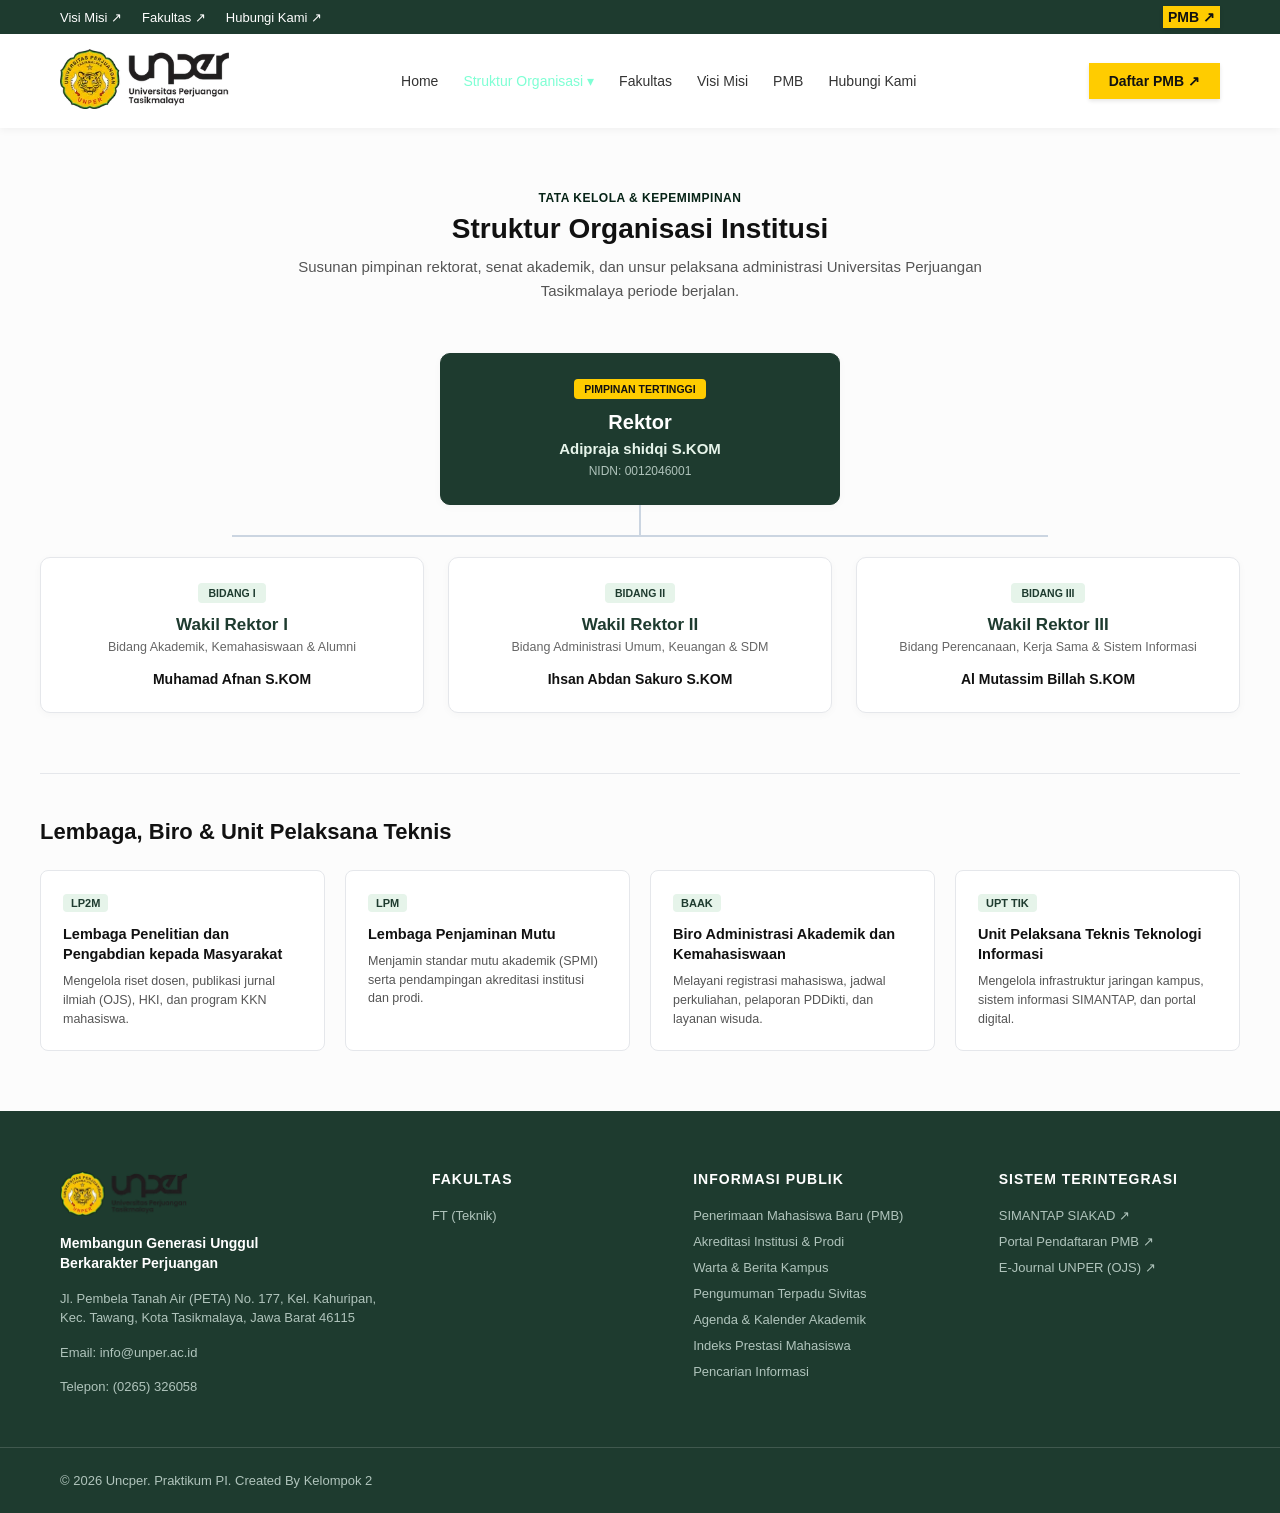
<file: SturkturOrganisasi.html>
<!DOCTYPE html>
<html lang="en">

<head>
    <meta charset="UTF-8">
    <meta name="viewport" content="width=device-width, initial-scale=1.0">
    <title>Struktur Organisasi</title>
    <link rel="icon" type="images/x-icon" href="./assets/images/Unper.png">
    <link rel="stylesheet" href="./css/style.css">
</head>

<body>
    <!-- Bagian Top Bar -->
    <div class="topbar">
        <div class="container topbar_container">

            <!-- Bagian Kiri Top bar -->
            <div class="topbar_left">
                <div class="topbar_links">
                    <a href="./VisiMisi.html">Visi Misi ↗</a>
                    <a href="./Fakultas.html">Fakultas ↗</a>
                    <a href="./contact.html">Hubungi Kami ↗</a>
                </div>
            </div>

            <!--Bagian Kanan Top Bar -->
            <div class="topbar_right">
                <a href="./pmb.html" class="topbar_badge">PMB ↗</a>
            </div>
        </div>
    </div>

    <!-- Bagian Header & Navigasi Utama -->
    <header class="header" id="header">
        <div class="container_navbar">

            <!-- Bagian Brand Logo -->
            <a href="./index.html" class="brand">
                <div class="logo_icon">
                    <img src="./assets/images/logo-unper.webp" alt="logo unper">
                </div>
            </a>

            <!-- Bagian Menu Navigasi -->
            <nav class="nav_menu">
                <div class="nav_item"><a href="./index.html" class="nav_link">Home</a></div>

                <!--Bagian Menu dengan Dropdown -->
                <div class="nav_item dropdown">
                    <a href="./SturkturOrganisasi.html" class="nav_link nav_active dropdown-toggle">Struktur Organisasi
                        ▾</a>

                    <!-- ini bagian Isi Kotak Dropdown -->
                    <div class="dropdown-menu">
                        <a href="./BEM.html" class="dropdown-item">BEM</a>
                        <a href="./UKM.html" class="dropdown-item">UKM</a>
                        <a href="./prodi.html" class="dropdown-item">Prodi</a>
                    </div>
                </div>

                <div class="nav_item"><a href="./Fakultas.html" class="nav_link">Fakultas</a></div>
                <div class="nav_item"><a href="./VisiMisi.html" class="nav_link">Visi Misi</a></div>
                <div class="nav_item"><a href="./pmb.html" class="nav_link">PMB</a></div>
                <div class="nav_item"><a href="./contact.html" class="nav_link">Hubungi Kami</a></div>
            </nav>

            <!-- Bagian Header Tools -->
            <div class="header_tools">
                <a href="./pmb.html" class="btn-daftar">Daftar PMB ↗</a>
            </div>
        </div>
    </header>

    <!-- Bagian Struktur Organisasi -->

    <section class="org-section">
        <div class="org-container">

            <!-- Header Halaman -->
            <div class="org-header">
                <span class="org-eyebrow">TATA KELOLA & KEPEMIMPINAN</span>
                <h1>Struktur Organisasi Institusi</h1>
                <p>Susunan pimpinan rektorat, senat akademik, dan unsur pelaksana administrasi Universitas Perjuangan
                    Tasikmalaya periode berjalan.</p>
            </div>

            <!-- Bagan Hirarki Pimpinan (Top-Down) -->
            <div class="org-chart-wrapper">

                <!-- Level 1: Rektor -->
                <div class="org-level level-rektor">
                    <div class="org-card primary-leader">
                        <span class="org-role-badge">PIMPINAN TERTINGGI</span>
                        <h3>Rektor</h3>
                        <p class="leader-name">Adipraja shidqi S.KOM</p>
                        <span class="leader-nip">NIDN: 0012046001</span>
                    </div>
                </div>

                <!-- Garis Penghubung Vertikal & Horizontal -->
                <div class="org-connector-vertical"></div>
                <div class="org-connector-horizontal"></div>

                <!-- Level 2: Wakil Rektor (3 Kolom) -->
                <div class="org-level level-warek">

                    <div class="org-card">
                        <span class="org-role-badge">BIDANG I</span>
                        <h4>Wakil Rektor I</h4>
                        <p class="role-desc">Bidang Akademik, Kemahasiswaan & Alumni</p>
                        <p class="leader-name">Muhamad Afnan S.KOM</p>
                    </div>

                    <div class="org-card">
                        <span class="org-role-badge">BIDANG II</span>
                        <h4>Wakil Rektor II</h4>
                        <p class="role-desc">Bidang Administrasi Umum, Keuangan & SDM</p>
                        <p class="leader-name">Ihsan Abdan Sakuro S.KOM</p>
                    </div>

                    <div class="org-card">
                        <span class="org-role-badge">BIDANG III</span>
                        <h4>Wakil Rektor III</h4>
                        <p class="role-desc">Bidang Perencanaan, Kerja Sama & Sistem Informasi</p>
                        <p class="leader-name">Al Mutassim Billah S.KOM</p>
                    </div>
                </div>
            </div>

            <!-- Bagian Unsur Pelaksana & Lembaga (Grid Bawah) -->
            <div class="org-units-block">
                <h2 class="units-title">Lembaga, Biro & Unit Pelaksana Teknis</h2>

                <div class="units-grid">
                    <div class="unit-card">
                        <span class="unit-code">LP2M</span>
                        <h4>Lembaga Penelitian dan Pengabdian kepada Masyarakat</h4>
                        <p>Mengelola riset dosen, publikasi jurnal ilmiah (OJS), HKI, dan program KKN mahasiswa.</p>
                    </div>

                    <div class="unit-card">
                        <span class="unit-code">LPM</span>
                        <h4>Lembaga Penjaminan Mutu</h4>
                        <p>Menjamin standar mutu akademik (SPMI) serta pendampingan akreditasi institusi dan prodi.</p>
                    </div>

                    <div class="unit-card">
                        <span class="unit-code">BAAK</span>
                        <h4>Biro Administrasi Akademik dan Kemahasiswaan</h4>
                        <p>Melayani registrasi mahasiswa, jadwal perkuliahan, pelaporan PDDikti, dan layanan wisuda.</p>
                    </div>

                    <div class="unit-card">
                        <span class="unit-code">UPT TIK</span>
                        <h4>Unit Pelaksana Teknis Teknologi Informasi</h4>
                        <p>Mengelola infrastruktur jaringan kampus, sistem informasi SIMANTAP, dan portal digital.</p>
                    </div>
                </div>
            </div>

        </div>
    </section>

    <!-- Footer Utama -->

    <footer class="footer-section">
        <div class="footer-container">

            <!-- Kolom 1: Logo & Kontak -->
            <div class="footer-col brand-col">
                <div class="footer-logo">
                    <img src="./assets/images/logo-unper.webp" alt="Logo Unper">
                </div>
                <p class="footer-tagline">Membangun Generasi Unggul<br>Berkarakter Perjuangan</p>
                <p class="footer-address">Jl. Pembela Tanah Air (PETA) No. 177, Kel. Kahuripan, Kec. Tawang, Kota
                    Tasikmalaya, Jawa Barat 46115</p>
                <p class="footer-contact">Email: info@unper.ac.id</p>
                <p class="footer-contact">Telepon: (0265) 326058</p>
            </div>

            <!-- Kolom 2: Fakultas -->
            <div class="footer-col">
                <h4 class="footer-title">FAKULTAS</h4>
                <ul class="footer-links">
                    <li><a href="./Fakultas.html">FT (Teknik)</a></li>
                </ul>
            </div>

            <!-- Kolom 3: Informasi Publik -->
            <div class="footer-col">
                <h4 class="footer-title">INFORMASI PUBLIK</h4>
                <ul class="footer-links">
                    <li><a href="./pmb.html">Penerimaan Mahasiswa Baru (PMB)</a></li>
                    <li><a href="#">Akreditasi Institusi & Prodi</a></li>
                    <li><a href="#">Warta & Berita Kampus</a></li>
                    <li><a href="#">Pengumuman Terpadu Sivitas</a></li>
                    <li><a href="#">Agenda & Kalender Akademik</a></li>
                    <li><a href="#">Indeks Prestasi Mahasiswa</a></li>
                    <li><a href="#">Pencarian Informasi</a></li>
                </ul>
            </div>

            <!-- Kolom 4: Sistem Terintegrasi -->
            <div class="footer-col">
                <h4 class="footer-title">SISTEM TERINTEGRASI</h4>
                <ul class="footer-links">
                    <li><a href="https://simantap.unper.ac.id/">SIMANTAP SIAKAD ↗</a></li>
                    <li><a href="./pmb.html">Portal Pendaftaran PMB ↗</a></li>
                    <li><a href="https://lp2m.unper.ac.id/">E-Journal UNPER (OJS) ↗</a></li>
                </ul>
            </div>

        </div>

        <!-- Garis Pemisah & Copyright -->
        <div class="footer-bottom">
            <div class="footer-container">
                <p>© 2026 Uncper. Praktikum PI. Created By Kelompok 2</p>
            </div>
        </div>
    </footer>

</body>

</html>
</file>
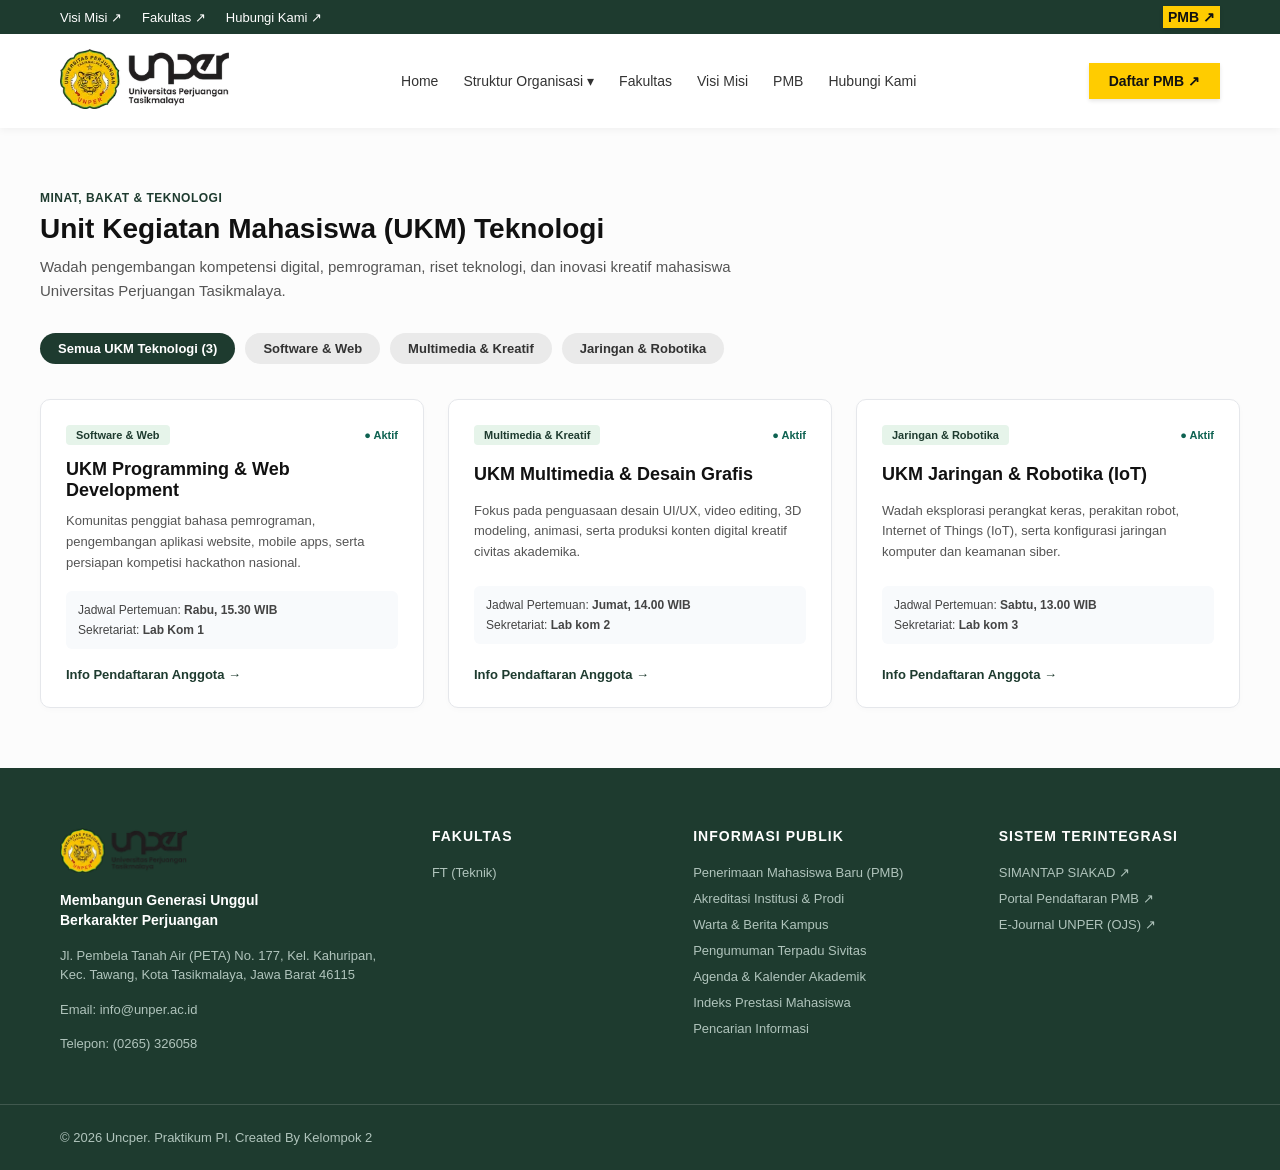
<file: UKM.html>
<!DOCTYPE html>
<html lang="en">

<head>
    <meta charset="UTF-8">
    <meta name="viewport" content="width=device-width, initial-scale=1.0">
    <title>UKM</title>
    <link rel="icon" type="images/x-icon" href="./assets/images/Unper.png">
    <link rel="stylesheet" href="./css/style.css">
</head>

<body>
    <!-- Bagian Top Bar -->
    <div class="topbar">
        <div class="container topbar_container">

            <!-- Bagian Kiri Top bar -->
            <div class="topbar_left">
                <div class="topbar_links">
                    <a href="./VisiMisi.html">Visi Misi ↗</a>
                    <a href="./Fakultas.html">Fakultas ↗</a>
                    <a href="./contact.html">Hubungi Kami ↗</a>
                </div>
            </div>

            <!--Bagian Kanan Top Bar -->
            <div class="topbar_right">
                <a href="./pmb.html" class="topbar_badge">PMB ↗</a>
            </div>
        </div>
    </div>

    <!-- Bagian Header & Navigasi Utama -->
    <header class="header" id="header">
        <div class="container_navbar">

            <!-- Bagian Brand Logo -->
            <a href="./index.html" class="brand">
                <div class="logo_icon">
                    <img src="./assets/images/logo-unper.webp" alt="logo unper">
                </div>
            </a>

            <!-- Bagian Menu Navigasi -->
            <nav class="nav_menu">
                <div class="nav_item"><a href="./index.html" class="nav_link">Home</a></div>

                <!--Bagian Menu dengan Dropdown -->
                <div class="nav_item dropdown">
                    <a href="./SturkturOrganisasi.html" class="nav_link dropdown-toggle">Struktur Organisasi ▾</a>

                    <!-- ini bagian Isi Kotak Dropdown -->
                    <div class="dropdown-menu">
                        <a href="./BEM.html" class="dropdown-item">BEM</a>
                        <a href="./UKM.html" class="nav_link nav_active dropdown-item">UKM</a>
                        <a href="./prodi.html" class="dropdown-item">Prodi</a>
                    </div>
                </div>

                <div class="nav_item"><a href="./Fakultas.html" class="nav_link">Fakultas</a></div>
                <div class="nav_item"><a href="./VisiMisi.html" class="nav_link">Visi Misi</a></div>
                <div class="nav_item"><a href="./pmb.html" class="nav_link">PMB</a></div>
                <div class="nav_item"><a href="./contact.html" class="nav_link">Hubungi Kami</a></div>
            </nav>

            <!-- Bagian Header Tools -->
            <div class="header_tools">
                <a href="./pmb.html" class="btn-daftar">Daftar PMB ↗</a>
            </div>
        </div>
    </header>

    <!-- Bagian UKM -->

    <section class="ukm-section">
        <div class="ukm-container">

            <!-- Header Halaman -->
            <div class="ukm-header">
                <span class="ukm-eyebrow">MINAT, BAKAT & TEKNOLOGI</span>
                <h1>Unit Kegiatan Mahasiswa (UKM) Teknologi</h1>
                <p>Wadah pengembangan kompetensi digital, pemrograman, riset teknologi, dan inovasi kreatif mahasiswa
                    Universitas Perjuangan Tasikmalaya.</p>
            </div>

            <!-- Tombol Filter Kategori -->
            <div class="ukm-filter-buttons">
                <button class="ukm-filter-btn active">Semua UKM Teknologi (3)</button>
                <button class="ukm-filter-btn">Software & Web</button>
                <button class="ukm-filter-btn">Multimedia & Kreatif</button>
                <button class="ukm-filter-btn">Jaringan & Robotika</button>
            </div>

            <!-- Grid Kartu UKM Teknologi -->
            <div class="ukm-grid">

                <!-- UKM 1 -->
                <div class="ukm-card">
                    <div class="ukm-card-top">
                        <span class="badge-ukm-cat">Software & Web</span>
                        <span class="ukm-status">● Aktif</span>
                    </div>
                    <h3>UKM Programming & Web Development</h3>
                    <p>Komunitas penggiat bahasa pemrograman, pengembangan aplikasi website, mobile apps, serta
                        persiapan kompetisi hackathon nasional.</p>
                    <div class="ukm-meta">
                        <span>Jadwal Pertemuan: <strong>Rabu, 15.30 WIB</strong></span>
                        <span>Sekretariat: <strong>Lab Kom 1</strong></span>
                    </div>
                    <a href="#" class="ukm-link">Info Pendaftaran Anggota →</a>
                </div>

                <!-- UKM 2 -->
                <div class="ukm-card">
                    <div class="ukm-card-top">
                        <span class="badge-ukm-cat">Multimedia & Kreatif</span>
                        <span class="ukm-status">● Aktif</span>
                    </div>
                    <h3>UKM Multimedia & Desain Grafis</h3>
                    <p>Fokus pada penguasaan desain UI/UX, video editing, 3D modeling, animasi, serta produksi konten
                        digital kreatif civitas akademika.</p>
                    <div class="ukm-meta">
                        <span>Jadwal Pertemuan: <strong>Jumat, 14.00 WIB</strong></span>
                        <span>Sekretariat: <strong>Lab kom 2</strong></span>
                    </div>
                    <a href="#" class="ukm-link">Info Pendaftaran Anggota →</a>
                </div>

                <!-- UKM 3 -->
                <div class="ukm-card">
                    <div class="ukm-card-top">
                        <span class="badge-ukm-cat">Jaringan & Robotika</span>
                        <span class="ukm-status">● Aktif</span>
                    </div>
                    <h3>UKM Jaringan & Robotika (IoT)</h3>
                    <p>Wadah eksplorasi perangkat keras, perakitan robot, Internet of Things (IoT), serta konfigurasi
                        jaringan komputer dan keamanan siber.</p>
                    <div class="ukm-meta">
                        <span>Jadwal Pertemuan: <strong>Sabtu, 13.00 WIB</strong></span>
                        <span>Sekretariat: <strong>Lab kom 3</strong></span>
                    </div>
                    <a href="#" class="ukm-link">Info Pendaftaran Anggota →</a>
                </div>
            </div>
        </div>
    </section>

    <!-- Footer Utama -->
    <footer class="footer-section">
        <div class="footer-container">

            <!-- Kolom 1: Logo & Kontak -->
            <div class="footer-col brand-col">
                <div class="footer-logo">
                    <img src="./assets/images/logo-unper.webp" alt="Logo Unper">
                </div>
                <p class="footer-tagline">Membangun Generasi Unggul<br>Berkarakter Perjuangan</p>
                <p class="footer-address">Jl. Pembela Tanah Air (PETA) No. 177, Kel. Kahuripan, Kec. Tawang, Kota
                    Tasikmalaya, Jawa Barat 46115</p>
                <p class="footer-contact">Email: info@unper.ac.id</p>
                <p class="footer-contact">Telepon: (0265) 326058</p>
            </div>

            <!-- Kolom 2: Fakultas -->
            <div class="footer-col">
                <h4 class="footer-title">FAKULTAS</h4>
                <ul class="footer-links">
                    <li><a href="./Fakultas.html">FT (Teknik)</a></li>
                </ul>
            </div>

            <!-- Kolom 3: Informasi Publik -->
            <div class="footer-col">
                <h4 class="footer-title">INFORMASI PUBLIK</h4>
                <ul class="footer-links">
                    <li><a href="./pmb.html">Penerimaan Mahasiswa Baru (PMB)</a></li>
                    <li><a href="#">Akreditasi Institusi & Prodi</a></li>
                    <li><a href="#">Warta & Berita Kampus</a></li>
                    <li><a href="#">Pengumuman Terpadu Sivitas</a></li>
                    <li><a href="#">Agenda & Kalender Akademik</a></li>
                    <li><a href="#">Indeks Prestasi Mahasiswa</a></li>
                    <li><a href="#">Pencarian Informasi</a></li>
                </ul>
            </div>

            <!-- Kolom 4: Sistem Terintegrasi -->
            <div class="footer-col">
                <h4 class="footer-title">SISTEM TERINTEGRASI</h4>
                <ul class="footer-links">
                    <li><a href="https://simantap.unper.ac.id/">SIMANTAP SIAKAD ↗</a></li>
                    <li><a href="./pmb.html">Portal Pendaftaran PMB ↗</a></li>
                    <li><a href="https://lp2m.unper.ac.id/">E-Journal UNPER (OJS) ↗</a></li>
                </ul>
            </div>

        </div>

        <!-- Garis Pemisah & Copyright -->
        <div class="footer-bottom">
            <div class="footer-container">
                <p>© 2026 Uncper. Praktikum PI. Created By Kelompok 2</p>
            </div>
        </div>
    </footer>

</body>

</html>
</file>
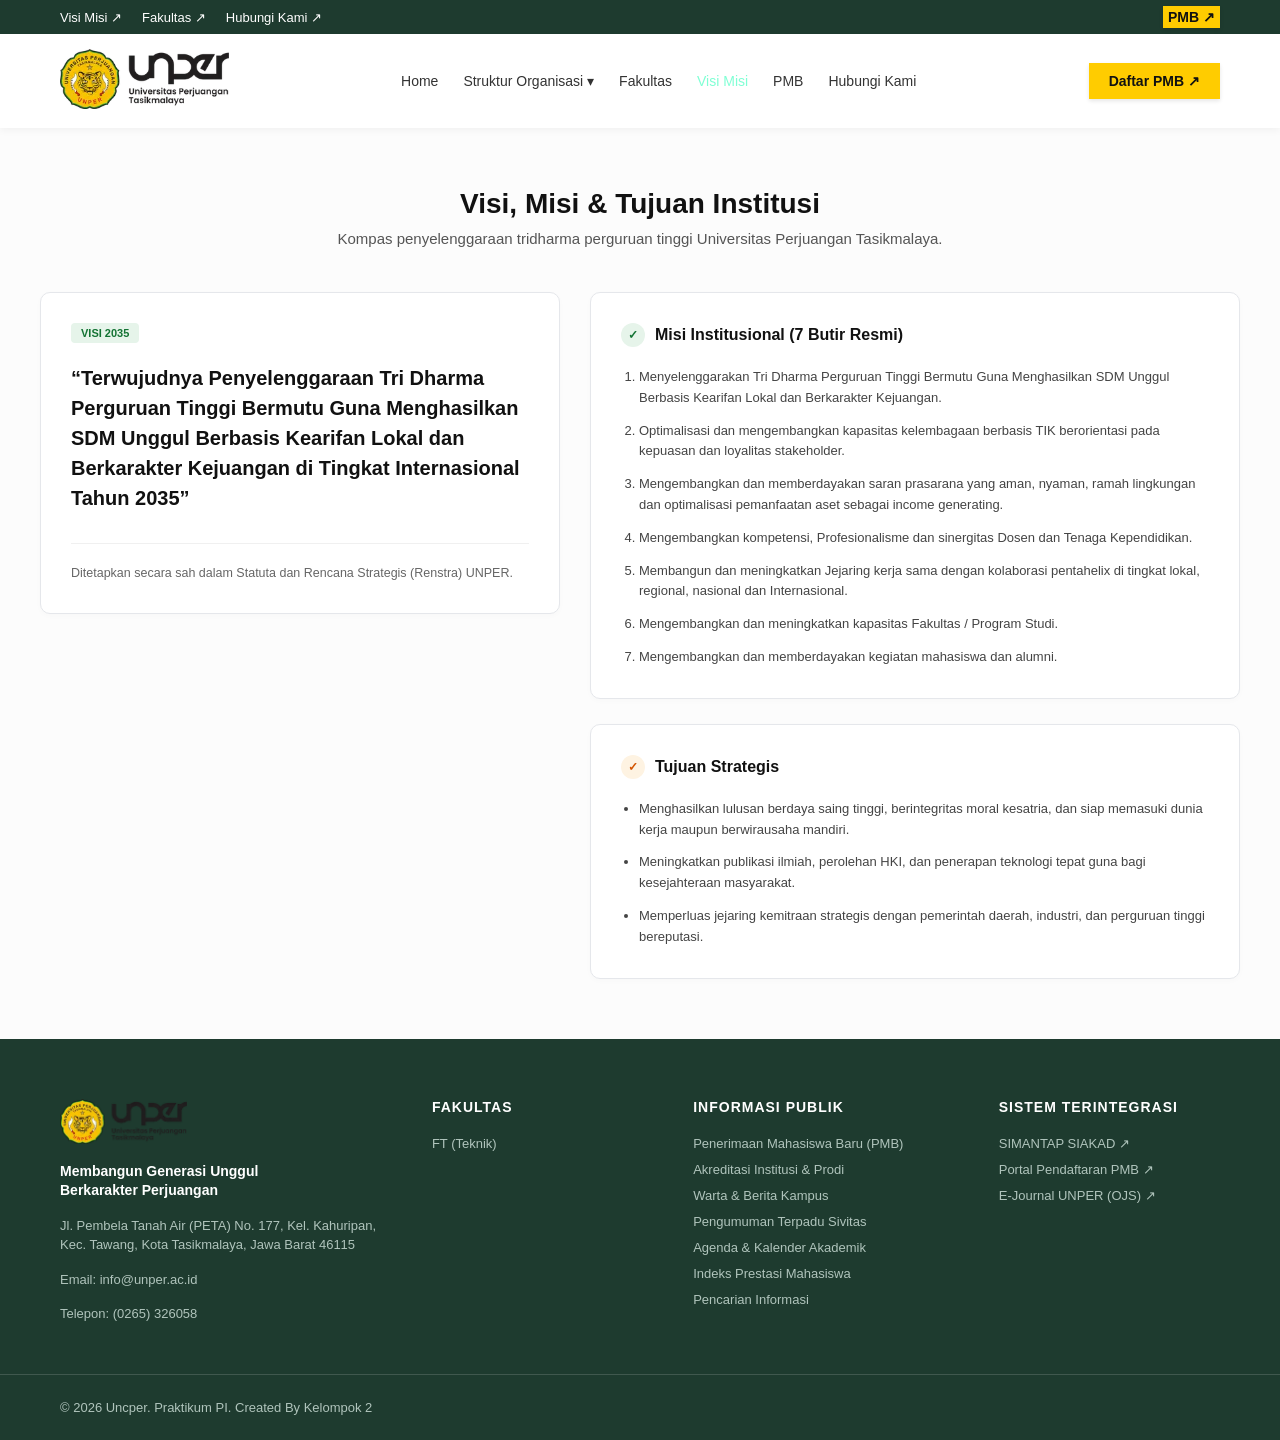
<file: VisiMisi.html>
<!DOCTYPE html>
<html lang="en">

<head>
    <meta charset="UTF-8">
    <meta name="viewport" content="width=device-width, initial-scale=1.0">
    <title>Visi Misi</title>
    <link rel="icon" type="images/x-icon" href="./assets/images/Unper.png">
    <link rel="stylesheet" href="./css/style.css">
</head>

<body>
    <!-- Bagian Top Bar -->
    <div class="topbar">
        <div class="container topbar_container">

            <!-- Bagian Kiri Top bar -->
            <div class="topbar_left">
                <div class="topbar_links">
                    <a href="./VisiMisi.html">Visi Misi ↗</a>
                    <a href="./Fakultas.html">Fakultas ↗</a>
                    <a href="./contact.html">Hubungi Kami ↗</a>
                </div>
            </div>

            <!--Bagian Kanan Top Bar -->
            <div class="topbar_right">
                <a href="./pmb.html" class="topbar_badge">PMB ↗</a>
            </div>
        </div>
    </div>

    <!-- Bagian Header & Navigasi Utama -->
    <header class="header" id="header">
        <div class="container_navbar">

            <!-- Bagian Brand Logo -->
            <a href="./index.html" class="brand">
                <div class="logo_icon">
                    <img src="./assets/images/logo-unper.webp" alt="logo unper">
                </div>
            </a>

            <!-- Bagian Menu Navigasi -->
            <nav class="nav_menu">
                <div class="nav_item"><a href="./index.html" class="nav_link">Home</a></div>

                <!--Bagian Menu dengan Dropdown -->
                <div class="nav_item dropdown">
                    <a href="./SturkturOrganisasi.html" class="nav_link dropdown-toggle">Struktur Organisasi ▾</a>

                    <!-- ini bagian Isi Kotak Dropdown -->
                    <div class="dropdown-menu">
                        <a href="./BEM.html" class="dropdown-item">BEM</a>
                        <a href="./UKM.html" class="dropdown-item">UKM</a>
                        <a href="./prodi.html" class="dropdown-item">Prodi</a>
                    </div>
                </div>

                <div class="nav_item"><a href="./Fakultas.html" class="nav_link">Fakultas</a></div>
                <div class="nav_item"><a href="./VisiMisi.html" class="nav_link nav_active">Visi Misi</a></div>
                <div class="nav_item"><a href="./pmb.html" class="nav_link">PMB</a></div>
                <div class="nav_item"><a href="./contact.html" class="nav_link">Hubungi Kami</a></div>
            </nav>

            <!-- Bagian Header Tools -->
            <div class="header_tools">
                <a href="./pmb.html" class="btn-daftar">Daftar PMB ↗</a>
            </div>
        </div>
    </header>

    <!-- Bagian Visi Misi -->

    <section class="visimisi-section">
        <div class="visimisi-container">

            <!-- Header Halaman -->
            <div class="visimisi-header">
                <h2>Visi, Misi & Tujuan Institusi</h2>
                <p>Kompas penyelenggaraan tridharma perguruan tinggi Universitas Perjuangan Tasikmalaya.</p>
            </div>

            <!-- Grid Utama 2 Kolom -->
            <div class="visimisi-grid">

                <!-- Kolom Kiri: Visi 2035 & Catatan Statuta -->
                <div class="visimisi-left">
                    <div class="visimisi-card visi-card-box">
                        <span class="badge-visi">VISI 2035</span>
                        <h3 class="visi-text">
                            “Terwujudnya Penyelenggaraan Tri Dharma Perguruan Tinggi Bermutu Guna Menghasilkan SDM
                            Unggul Berbasis Kearifan Lokal dan Berkarakter Kejuangan di Tingkat Internasional Tahun
                            2035”
                        </h3>
                        <div class="visi-footer">
                            <p>Ditetapkan secara sah dalam Statuta dan Rencana Strategis (Renstra) UNPER.</p>
                        </div>
                    </div>
                </div>

                <!-- Kolom Kanan: Misi Institusional & Tujuan Strategis -->
                <div class="visimisi-right">

                    <!-- Card Misi -->
                    <div class="visimisi-card">
                        <div class="card-title-group">
                            <span class="icon-circle green">✓</span>
                            <h4>Misi Institusional (7 Butir Resmi)</h4>
                        </div>
                        <ol class="misi-list">
                            <li>Menyelenggarakan Tri Dharma Perguruan Tinggi Bermutu Guna Menghasilkan SDM Unggul
                                Berbasis Kearifan Lokal dan Berkarakter Kejuangan.</li>
                            <li>Optimalisasi dan mengembangkan kapasitas kelembagaan berbasis TIK berorientasi pada
                                kepuasan dan loyalitas stakeholder.</li>
                            <li>Mengembangkan dan memberdayakan saran prasarana yang aman, nyaman, ramah lingkungan dan
                                optimalisasi pemanfaatan aset sebagai income generating.</li>
                            <li>Mengembangkan kompetensi, Profesionalisme dan sinergitas Dosen dan Tenaga Kependidikan.
                            </li>
                            <li>Membangun dan meningkatkan Jejaring kerja sama dengan kolaborasi pentahelix di tingkat
                                lokal, regional, nasional dan Internasional.</li>
                            <li>Mengembangkan dan meningkatkan kapasitas Fakultas / Program Studi.</li>
                            <li>Mengembangkan dan memberdayakan kegiatan mahasiswa dan alumni.</li>
                        </ol>
                    </div>

                    <!-- Card Tujuan Strategis -->
                    <div class="visimisi-card">
                        <div class="card-title-group">
                            <span class="icon-circle orange">✓</span>
                            <h4>Tujuan Strategis</h4>
                        </div>
                        <ul class="tujuan-list">
                            <li>Menghasilkan lulusan berdaya saing tinggi, berintegritas moral kesatria, dan siap
                                memasuki dunia kerja maupun berwirausaha mandiri.</li>
                            <li>Meningkatkan publikasi ilmiah, perolehan HKI, dan penerapan teknologi tepat guna bagi
                                kesejahteraan masyarakat.</li>
                            <li>Memperluas jejaring kemitraan strategis dengan pemerintah daerah, industri, dan
                                perguruan tinggi bereputasi.</li>
                        </ul>
                    </div>

                </div>

            </div>

        </div>
    </section>

    <!-- Footer Utama -->
    <footer class="footer-section">
        <div class="footer-container">

            <!-- Kolom 1: Logo & Kontak -->
            <div class="footer-col brand-col">
                <div class="footer-logo">
                    <img src="./assets/images/logo-unper.webp" alt="Logo Unper">
                </div>
                <p class="footer-tagline">Membangun Generasi Unggul<br>Berkarakter Perjuangan</p>
                <p class="footer-address">Jl. Pembela Tanah Air (PETA) No. 177, Kel. Kahuripan, Kec. Tawang, Kota
                    Tasikmalaya, Jawa Barat 46115</p>
                <p class="footer-contact">Email: info@unper.ac.id</p>
                <p class="footer-contact">Telepon: (0265) 326058</p>
            </div>

            <!-- Kolom 2: Fakultas -->
            <div class="footer-col">
                <h4 class="footer-title">FAKULTAS</h4>
                <ul class="footer-links">
                    <li><a href="./Fakultas.html">FT (Teknik)</a></li>
                </ul>
            </div>

            <!-- Kolom 3: Informasi Publik -->
            <div class="footer-col">
                <h4 class="footer-title">INFORMASI PUBLIK</h4>
                <ul class="footer-links">
                    <li><a href="./pmb.html">Penerimaan Mahasiswa Baru (PMB)</a></li>
                    <li><a href="#">Akreditasi Institusi & Prodi</a></li>
                    <li><a href="#">Warta & Berita Kampus</a></li>
                    <li><a href="#">Pengumuman Terpadu Sivitas</a></li>
                    <li><a href="#">Agenda & Kalender Akademik</a></li>
                    <li><a href="#">Indeks Prestasi Mahasiswa</a></li>
                    <li><a href="#">Pencarian Informasi</a></li>
                </ul>
            </div>

            <!-- Kolom 4: Sistem Terintegrasi -->
            <div class="footer-col">
                <h4 class="footer-title">SISTEM TERINTEGRASI</h4>
                <ul class="footer-links">
                    <li><a href="https://simantap.unper.ac.id/">SIMANTAP SIAKAD ↗</a></li>
                    <li><a href="./pmb.html">Portal Pendaftaran PMB ↗</a></li>
                    <li><a href="https://lp2m.unper.ac.id/">E-Journal UNPER (OJS) ↗</a></li>
                </ul>
            </div>

        </div>

        <!-- Garis Pemisah & Copyright -->
        <div class="footer-bottom">
            <div class="footer-container">
                <p>© 2026 Uncper. Praktikum PI. Created By Kelompok 2</p>
            </div>
        </div>
    </footer>

</body>

</html>
</file>
<file: css/style.css>
/* Reset global style */
* {
    margin: 0;
    padding: 0;
    box-sizing: border-box;
    font-family: 'Segoe UI', Tahoma, Geneva, Verdana, sans-serif;
}

.body {
    background-color: #f9f9f9;
    color: #000;
}

/* Topbar */
.topbar {
    background-color: #1E3B2F;
    color: #ffffff;
    font-size: 13px;
    padding: 9px 0;
}

.topbar_container {
    max-width: 1200px;
    margin: 0 auto;
    padding: 0 20px;
    display: flex;
    justify-content: space-between;
    align-items: center;
}

.topbar_links {
    display: flex;
    gap: 20px;
}

.topbar_link a, .topbar_left a {
    color: #ffffff;
    text-decoration: none;
    transition: 0.2s;
}

.topbar_link a:hover, .topbar_left a:hover {
    color: aquamarine;
}

.topbar_link a, .topbar_right a {
    background-color: #ffcc00;
    color: #111;
    text-decoration: none;
    transition: color 0.2s;
    box-shadow: 0 2px 4px #0000001a;
    padding: 3px 5px;
    border: 5px;
    font-size: 14px;
    font-weight: 700;
}

.topbar_link a:hover, .topbar_right a:hover {
    background-color: aquamarine;
}

/* Header & Navbar Utama */

.header {
    background-color: #ffffff;
    box-shadow: 0 2px 8px #0000000d;
    position: sticky;
    top: 0;
    z-index: 1000;
}

.container_navbar {
    max-width: 1200px;
    margin: 0 auto;
    padding: 15px 20px;
    display: flex;
    justify-content: space-between;
    align-items: center;
}

.brand {
    display: flex;
    align-items: center;
    gap: 12px;
    text-decoration: none;
}

.logo_icon img {
    height: 60px;
    width: auto;
}

/* Menu Navigasi */

.nav_menu {
    display: flex;
    gap: 25px;
    align-items: center;
}

.nav_link {
    text-decoration: none;
    color: #333;
    font-size: 14px;
    font-weight: 500;
    transition: color 0.2s;
}

.nav_link:hover, .nav_link.nav_active {
    color: aquamarine;
}

/* Dropdown Menu */

.nav_item.dropdown {
    position: relative;
}

.dropdown-menu {
    display: none;
    position: absolute;
    top: 100%;
    left: 0;
    background: #ffffff;
    box-shadow: 0 4px 12px #0000001a;
    border-radius: 6px;
    min-width: 160px;
    flex-direction: column;
    z-index: 10;
}

.nav_item.dropdown:hover .dropdown-menu {
    display: flex;
}

.dropdown-item {
    padding: 8px 16px;
    font-size: 13px;
    color: #111;
    text-decoration: none;
    transition: 0.2s;
}

.dropdown-item:hover {
    background-color: aquamarine;
    color: #0a4d3c;
}

/* Header Tools Button */

.btn-daftar {
    background-color: #ffcc00;
    color: #111;
    padding: 10px 20px;
    border: 4px;
    font-size: 14px;
    font-weight: 700;
    text-decoration: none;
    box-shadow: 0 2px 4px #0000001a;
    transition: background-color 0.2;
}

.btn-daftar:hover {
    background-color: aquamarine;
}

/* Hero Section */

.hero_section {
    position: relative;
    width: 100%;
    min-height: 85vh;
    background: url('../assets/images/unoer.jpg') no-repeat center center / cover;
    display: flex;
    align-items: center;
    overflow: hidden;
}

.hero_overlay {
    position: absolute;
    top: 0;
    left: 0;
    width: 100%;
    height: 100%;
    background: linear-gradient(180deg, #082116b3 0%, #082116d9 100%);
}

.hero_container {
    position: relative;
    z-index: 2;
    max-width: 1200px;
    margin: 0 auto;
    padding: 0 20px;
    width: 100%;
    color: #ffffff;
}

.hero-tagline-top {
    font-size: 13px;
    opacity: 0.85;
    letter-spacing: 0.5px;
    display: inline-block;
    margin-bottom: 15px;
}

.hero_title {
    font-size: 48px;
    font-weight: 700;
    line-height: 1.15;
    margin-bottom: 20px;
}

.hero_subtitle {
    font-size: 16px;
    line-height: 1.5;
    opacity: 0.9;
    margin-bottom: 35px;
}

/* Tombol CTA di Hero */
.hero_buttons {
    display: flex;
    gap: 15px;
}

.btn-primary {
    background-color: #ffcc00;
    color: #111;
    padding: 12px 24px;
    border-radius: 4px;
    font-weight: 700;
    font-size: 14px;
    text-decoration: none;
    display: inline-block;
    transition: background 0.2s;
}

.btn-primary:hover {
    background-color: aquamarine;
}

.btn-secondary {
    display: inline-block;
    padding: 14px 28px;
    background-color: transparent;
    color: #ffffff;
    font-family: inherit;
    font-size: 16px;
    font-weight: 500;
    text-decoration: none;
    border: 1px solid #ffffff;
    border-radius: 6px;
    transition: all 0.3s ease;
}

.btn-secondary:hover {
    background-color: aquamarine;
    color: #111;
}

/* Bagian Bawah Hero */

.hero-footer {
    position: relative;
    margin-top: 90px;
    padding-top: 20px;
    font-size: 14px;
    color: #ffffff;
    opacity: 0.85;
}

.hero-footer::before {
    content: "";
    position: absolute;
    top: 0;
    left: calc(-50vw + 50%);
    width: 100vw;
    height: 1px;
    background-color: #ffffff33;
}

/* kontainer utama quick Links */
.quick-links-section {
    background-color: #ffffff;
    border-bottom: 1px solid #9b9b9b;
    width: 100%;
}

.quick-links-container {
    max-width: 1200px;
    margin: 0 auto;
    display: grid;
    grid-template-columns: repeat(4, 1fr);
}

.quick-card {
    text-decoration: none;
    padding: 30px 25px;
    border-right: 1px solid #e0e0e0;
    display: flex;
    flex-direction: column;
    gap: 8px;
    transition: background-color 0.2s;
}

.quick-card:last-child {
    border-right: none;
}

.quick-card:hover {
    background-color: aquamarine;
}

.card-category {
    font-size: 13px;
    color: #006644;
    font-weight: 600;
}

.card-title {
    font-size: 16px;
    font-weight: 700;
    color: #111;
    line-height: 1.4;
}

/* CSS Bagian Welcome */

.welcome-section {
    padding: 5rem 0;
    position: relative;
}

.welcome-container {
    width: 100%;
    max-width: 1220px;
    margin-left: auto;
    margin-right: auto;
    padding-left: 1.5rem;
    padding-right: 1.5rem;
}

.welcome-grid {
    display: grid;
    grid-template-columns: 1fr 1fr;
    gap: 3.5rem;
    align-items: center;
}

.welcome-visual {
    position: relative;
}

.welcome-img {
    border: 4px solid #ffffff;
    width: 100%;
    height: 380px;
    object-fit: cover;
    transform: translateY(10px);
}

.welcome-content h4 {
    color: #1E3B2F;
    font-size: 0.88rem;
    text-transform: uppercase;
    letter-spacing: 0.1em;
    margin-bottom: 0.5rem;
}

/* Styling Utama Footer */
.footer-section {
    background-color: #1E3B2F;
    color: #ffffff;
    padding-top: 60px;
    font-size: 14px;
}

.footer-container {
    max-width: 1200px;
    margin: 0 auto;
    padding: 0 20px;
    display: grid;
    grid-template-columns: 1.5fr 1fr 1.2fr 1fr;
    gap: 40px;
}

/* Kolom Footer */
.footer-col {
    display: flex;
    flex-direction: column;
    gap: 15px;
}

.footer-logo img {
    height: 45px;
    width: auto;
}

.footer-tagline {
    font-weight: 600;
    line-height: 1.4;
    color: #ffffff;
}

.footer-address, .footer-contact {
    color: #b0c4bc;
    font-size: 13px;
    line-height: 1.5;
}

/* Judul Kolom */
.footer-title {
    font-size: 14px;
    letter-spacing: 1px;
    font-weight: 700;
    color: #ffffff;
    margin-bottom: 5px;
}

/* Daftar Link */
.footer-links {
    list-style: none;
    display: flex;
    flex-direction: column;
    gap: 10px;
}

.footer-links a {
    color: #b0c4bc;
    text-decoration: none;
    font-size: 13px;
    transition: color 0.2s;
}

.footer-links a:hover {
    color: aquamarine;
}

/* Bagian Bawah Footer (Copyright) */
.footer-bottom {
    margin-top: 50px;
    border-top: 1px solid #ffffff26;
    padding: 25px 0;
    color: #b0c4bc;
    font-size: 13px;
}

/* CSS prodi */
.prodi-section {
    padding: 60px 20px;
    background-color: #fcfcfc;
}

.prodi-container {
    max-width: 1200px;
    margin: 0 auto;
    padding: 0 20px;
}

/* Header Text */
.prodi-header h2 {
    font-size: 28px;
    font-weight: 700;
    color: #111;
    margin-bottom: 10px;
}

.prodi-header p {
    font-size: 14px;
    color: #555;
    max-width: 800px;
    margin-bottom: 25px;
    line-height: 1.5;
}

/* Tombol Filter Fakultas */
.filter-buttons {
    display: flex;
    gap: 10px;
    margin-bottom: 35px;
    flex-wrap: wrap;
}

.filter-btn {
    background-color: #eaeaea;
    border: none;
    padding: 8px 18px;
    border-radius: 20px;
    font-size: 13px;
    font-weight: 600;
    color: #333;
    cursor: pointer;
    transition: all 0.2s;
}

.filter-btn.active, .filter-btn:hover {
    background-color: aquamarine;
    color: #111;
}

/* Grid Kartu - Mengatur agar card berjajar ke samping */
.prodi-grid {
    display: grid;
    grid-template-columns: repeat(auto-fill, minmax(280px, 1fr));
    gap: 20px;
}

/* Desain Kartu */
.prodi-card {
    background: #ffffff;
    border: 1px solid #e0e0e0;
    border-radius: 10px;
    padding: 20px;
    display: flex;
    flex-direction: column;
    justify-content: space-between;
    transition: transform 0.2s, box-shadow 0.2s;
}

/* Efek Card Aktif */
.prodi-card.active-card {
    border-color: #062316;
    box-shadow: 0 4px 12px rgba(6, 35, 22, 0.08);
}

.prodi-card:hover {
    transform: translateY(-3px);
    box-shadow: 0 5px 12px #00000014;
}

/* Bagian atas kartu (badge prodi & akreditasi) */
.card-top {
    display: flex;
    justify-content: space-between;
    align-items: center;
    margin-bottom: 10px;
}

.badge-prodi {
    background-color: #e8f0fe;
    color: #1a73e8;
    font-size: 10px;
    font-weight: 700;
    padding: 3px 8px;
    border-radius: 4px;
}

.badge-akreditasi {
    background-color: #e8f0fe;
    color: #1a73e8;
    font-size: 10px;
    font-weight: 700;
    padding: 3px 6px;
    border-radius: 4px;
}

/* Judul Prodi */
.prodi-card h3 {
    font-size: 16px;
    font-weight: 700;
    color: #111;
    margin-bottom: 12px;
    line-height: 1.3;
}

/* Informasi Detail di dalam kartu */
.card-info {
    display: flex;
    flex-direction: column;
    gap: 4px;
    font-size: 12px;
    color: #444;
    margin-bottom: 20px;
}

.sk-text, .pddikti-text {
    color: #666;
    font-style: italic;
    font-size: 11px;
}

/* Link di bawah kartu */
.card-link {
    font-size: 12px;
    font-weight: 700;
    color: #1E3B2F;
    text-decoration: none;
    display: inline-block;
}

.card-link:hover {
    text-decoration: underline;
}

/* Styling Utama Section PMB */
.pmb-section {
    padding: 60px 20px;
    background-color: #fcfcfc;
}

.pmb-container {
    max-width: 1140px;
    margin: 0 auto;
}

/* Header Teks */
.pmb-header {
    margin-bottom: 30px;
}

.pmb-eyebrow {
    display: inline-block;
    font-size: 12px;
    font-weight: 700;
    color: #1E3B2F;
    letter-spacing: 0.5px;
    margin-bottom: 8px;
}

.pmb-header h1 {
    font-size: 28px;
    font-weight: 700;
    color: #111;
    margin-bottom: 10px;
}

.pmb-header p {
    font-size: 15px;
    color: #555555;
    max-width: 680px;
    line-height: 1.6;
}

/* Kotak Pemberitahuan (Alert Box Kuning) */
.pmb-alert {
    background-color: #fef9e7;
    border-left: 4px solid #f1c40f;
    border-radius: 6px;
    padding: 18px 22px;
    display: flex;
    align-items: flex-start;
    gap: 15px;
    margin-bottom: 35px;
}

.alert-icon {
    font-family: 'Segoe UI', Tahoma, Geneva, Verdana, sans-serif;
    font-weight: bold;
    font-style: italic;
    font-size: 15px;
    color: #7d6608;
    margin-top: 2px;
}

.alert-content strong {
    display: block;
    font-size: 13px;
    color: #7d6608;
    margin-bottom: 5px;
}

.alert-content p {
    font-size: 12.5px;
    color: #8a6d3b;
    line-height: 1.5;
    margin: 0;
}

.alert-content code {
    background-color: #fcf3cf;
    padding: 2px 6px;
    border-radius: 4px;
    font-family: monospace;
    font-weight: 600;
    color: #6e2c00;
}

/* Grid 3 Kartu Jalur */
.jalur-grid {
    display: grid;
    grid-template-columns: repeat(3, 1fr);
    gap: 24px;
    margin-bottom: 35px;
}

.jalur-card {
    background-color: #ffffff;
    border: 1px solid #e5e7eb;
    border-radius: 10px;
    padding: 28px 25px;
    box-shadow: 0 2px 6px rgba(0, 0, 0, 0.02);
    transition: transform 0.2s, box-shadow 0.2s;
}

.jalur-card:hover {
    transform: translateY(-3px);
    box-shadow: 0 6px 15px rgba(0, 0, 0, 0.05);
}

.jalur-number {
    width: 34px;
    height: 34px;
    background-color: #d1f2eb;
    color: #0e6251;
    border-radius: 50%;
    display: flex;
    align-items: center;
    justify-content: center;
    font-weight: 700;
    font-size: 14px;
    margin-bottom: 18px;
}

.jalur-card h3 {
    font-size: 17px;
    font-weight: 700;
    color: #111111;
    margin-bottom: 10px;
}

.jalur-card p {
    font-size: 13px;
    color: #666666;
    line-height: 1.6;
    margin: 0;
}

/* Banner CTA Hijau di Bawah */
.pmb-cta-banner {
    background-color: #1E3B2F;
    border-radius: 10px;
    padding: 35px 40px;
    display: flex;
    justify-content: space-between;
    align-items: center;
    gap: 20px;
}

.cta-text h2 {
    font-size: 22px;
    font-weight: 700;
    color: #ffffff;
    margin-bottom: 6px;
}

.cta-text p {
    font-size: 13.5px;
    color: #d5f5e3;
    margin: 0;
}

.btn-cta-yellow {
    background-color: #ffcc00;
    color: #111111;
    font-size: 13.5px;
    font-weight: 700;
    padding: 14px 24px;
    border-radius: 6px;
    text-decoration: none;
    white-space: nowrap;
    transition: background-color 0.2s, transform 0.2s;
}

.btn-cta-yellow:hover {
    background-color: aquamarine;
    transform: translateY(-2px);
}

/* Styling Utama Section Hubungi Kami */
.contact-section {
    padding: 60px 20px;
    background-color: #fcfcfc;
}

.contact-container {
    max-width: 1140px;
    margin: 0 auto;
}

/* Header Teks */
.contact-header {
    margin-bottom: 40px;
}

.contact-eyebrow {
    display: inline-block;
    font-size: 12px;
    font-weight: 700;
    color: #1E3B26;
    letter-spacing: 0.5px;
    margin-bottom: 8px;
}

.contact-header h1 {
    font-size: 28px;
    font-weight: 700;
    color: #111;
    margin-bottom: 10px;
}

.contact-header p {
    font-size: 15px;
    color: #555555;
    max-width: 700px;
    line-height: 1.6;
}

/* Grid 2 Kolom */
.contact-grid {
    display: grid;
    grid-template-columns: 1fr 1.2fr;
    gap: 30px;
    align-items: start;
}

/* Kartu Informasi Kontak */
.contact-info-card {
    background-color: #1E3B2F;
    color: #ffffff;
    border-radius: 12px;
    padding: 35px;
    box-shadow: 0 4px 15px #0623161a;
}

.contact-info-card h3 {
    font-size: 20px;
    font-weight: 700;
    margin-bottom: 12px;
    color: #ffffff;
}

.info-desc {
    font-size: 13.5px;
    color: #b0c4bc;
    line-height: 1.6;
    margin-bottom: 25px;
}

.info-list {
    list-style: none;
    display: flex;
    flex-direction: column;
    gap: 18px;
}

.info-list li {
    display: flex;
    flex-direction: column;
    gap: 4px;
    font-size: 13.5px;
}

.info-list strong {
    color: #ffcc00;
    font-size: 12px;
    letter-spacing: 0.5px;
}

.info-list span {
    color: #ffffff;
    line-height: 1.5;
}

/* Kartu Formulir Pesan */
.contact-form-card {
    background-color: #ffffff;
    border: 1px solid #e5e7eb;
    border-radius: 12px;
    padding: 35px;
    box-shadow: 0 2px 8px #00000005;
}

.contact-form-card h3 {
    font-size: 20px;
    font-weight: 700;
    color: #111111;
    margin-bottom: 20px;
}

.form-group {
    margin-bottom: 18px;
    display: flex;
    flex-direction: column;
    gap: 6px;
}

.form-group label {
    font-size: 13px;
    font-weight: 600;
    color: #333333;
}

.form-group input,
.form-group textarea {
    width: 100%;
    padding: 12px 15px;
    border: 1px solid #d1d5db;
    border-radius: 6px;
    font-size: 14px;
    font-family: inherit;
    background-color: #fafafa;
    transition: border-color 0.2s, background-color 0.2s;
}

.form-group input:focus,
.form-group textarea:focus {
    outline: none;
    border-color: #1E3B2F;
    background-color: #ffffff;
}

.btn-submit {
    background-color: #1E3B2F;
    color: #ffffff;
    font-size: 14px;
    font-weight: 700;
    padding: 13px 20px;
    border: none;
    border-radius: 6px;
    cursor: pointer;
    width: 100%;
    transition: background-color 0.2s, transform 0.2s;
    margin-top: 10px;
}

.btn-submit:hover {
    background-color: aquamarine;
    color: #111;
}

/* Styling Utama Section Visi Misi */
.visimisi-section {
    padding: 60px 20px;
    background-color: #fcfcfc;
}

.visimisi-container {
    max-width: 1200px;
    margin: 0 auto;
}

/* Header Teks */
.visimisi-header {
    text-align: center;
    margin-bottom: 45px;
}

.visimisi-header h2 {
    font-size: 28px;
    font-weight: 700;
    color: #111;
    margin-bottom: 10px;
}

.visimisi-header p {
    font-size: 15px;
    color: #555555;
}

/* Layout Grid 2 Kolom */
.visimisi-grid {
    display: grid;
    grid-template-columns: 1fr 1.25fr;
    gap: 30px;
    align-items: start;
}

/* Desain Kotak (Card) */
.visimisi-card {
    background-color: #ffffff;
    border: 1px solid #e5e7eb;
    border-radius: 10px;
    padding: 30px;
    box-shadow: 0 2px 6px rgba(0, 0, 0, 0.02);
    margin-bottom: 25px;
}

.visimisi-card:last-child {
    margin-bottom: 0;
}

/* Kolom Kiri: Visi */
.badge-visi {
    display: inline-block;
    background-color: #e6f4ea;
    color: #137333;
    font-size: 11px;
    font-weight: 700;
    padding: 4px 10px;
    border-radius: 4px;
    margin-bottom: 20px;
}

.visi-text {
    font-size: 20px;
    font-weight: 700;
    color: #111111;
    line-height: 1.5;
    margin-bottom: 30px;
}

.visi-footer {
    border-top: 1px solid #f0f0f0;
    padding-top: 20px;
}

.visi-footer p {
    font-size: 12.5px;
    color: #666666;
    line-height: 1.5;
}

/* Kolom Kanan: Judul & Ikon */
.card-title-group {
    display: flex;
    align-items: center;
    gap: 10px;
    margin-bottom: 20px;
}

.icon-circle {
    width: 24px;
    height: 24px;
    border-radius: 50%;
    display: flex;
    align-items: center;
    justify-content: center;
    font-size: 12px;
    font-weight: bold;
}

.icon-circle.green {
    background-color: #e6f4ea;
    color: #137333;
}

.icon-circle.orange {
    background-color: #fef3e2;
    color: #d35400;
}

.card-title-group h4 {
    font-size: 16px;
    font-weight: 700;
    color: #111111;
}

/* Daftar Misi (Numbered List) */
.misi-list {
    padding-left: 18px;
    display: flex;
    flex-direction: column;
    gap: 12px;
}

.misi-list li {
    font-size: 13px;
    color: #444444;
    line-height: 1.6;
}

/* Daftar Tujuan Strategis (Bullet List) */
.tujuan-list {
    padding-left: 18px;
    display: flex;
    flex-direction: column;
    gap: 12px;
}

.tujuan-list li {
    font-size: 13px;
    color: #444444;
    line-height: 1.6;
}

/* Styling Utama Section Fakultas */
.fakultas-section {
    padding: 60px 20px;
    background-color: #fcfcfc;
}

.fakultas-container {
    max-width: 1200px;
    margin: 0 auto;
}

/* Header Teks */
.fakultas-header {
    margin-bottom: 40px;
}

.fakultas-header h2 {
    font-size: 28px;
    font-weight: 700;
    color: #111;
    margin-bottom: 10px;
}

.fakultas-header p {
    font-size: 15px;
    color: #555555;
    max-width: 750px;
    line-height: 1.6;
}

/* Grid Kartu Fakultas */
.fakultas-grid {
    display: grid;
    grid-template-columns: repeat(3, 1fr);
    gap: 25px;
}

/* Desain Kartu Fakultas */
.fakultas-card {
    background-color: #ffffff;
    border: 1px solid #e5e7eb;
    border-radius: 10px;
    padding: 30px 25px;
    display: flex;
    flex-direction: column;
    justify-content: space-between;
    box-shadow: 0 2px 6px #00000005;
    transition: transform 0.2s, box-shadow 0.2s, border-color 0.2s;
}

.fakultas-card:hover {
    transform: translateY(-4px);
    border-color: #1E3B2F;
}

/* Badge Nomor Fakultas */
.fakultas-badge {
    display: inline-block;
    background-color: #e6f4ea;
    color: #137333;
    font-size: 11px;
    font-weight: 700;
    padding: 4px 10px;
    border-radius: 4px;
    align-self: flex-start;
    margin-bottom: 15px;
}

/* Judul Singkatan & Panjang Fakultas */
.fakultas-card h3 {
    font-size: 24px;
    font-weight: 800;
    color: #1E3B2F;
    margin-bottom: 4px;
}

.fakultas-card h4 {
    font-size: 15px;
    font-weight: 600;
    color: #333333;
    margin-bottom: 18px;
}

/* Daftar Program Studi */
.prodi-list {
    list-style: disc;
    padding-left: 18px;
    display: flex;
    flex-direction: column;
    gap: 8px;
    margin-bottom: 25px;
    color: #555555;
}

.prodi-list li {
    font-size: 13px;
    line-height: 1.4;
}

/* Tautan Detail */
.fakultas-link {
    font-size: 13px;
    font-weight: 700;
    color: #1E3B2F;
    text-decoration: none;
    display: inline-block;
    transition: color 0.2s;
}

.fakultas-link:hover {
    color: aquamarine;
    text-decoration: underline;
}

/* Styling Utama Section BEM */
.bem-section {
    padding: 60px 20px;
    background-color: #fcfcfc;
}

.bem-container {
    max-width: 1200px;
    margin: 0 auto;
}

/* Header Teks */
.bem-header {
    margin-bottom: 40px;
}

.bem-eyebrow {
    display: inline-block;
    font-size: 12px;
    font-weight: 700;
    color: #1E3B2F;
    letter-spacing: 0.5px;
    margin-bottom: 8px;
}

.bem-header h1 {
    font-size: 28px;
    font-weight: 700;
    color: #111;
    margin-bottom: 10px;
}

.bem-header p {
    font-size: 15px;
    color: #555555;
    max-width: 750px;
    line-height: 1.6;
}

/* Layout Grid 2 Kolom */
.bem-grid {
    display: grid;
    grid-template-columns: 1fr 1.3fr;
    gap: 30px;
    align-items: start;
}

/* Kartu / Kotak */
.bem-card {
    background-color: #ffffff;
    border: 1px solid #e5e7eb;
    border-radius: 10px;
    padding: 30px;
    box-shadow: 0 2px 6px #00000005;
}

.bem-card h3 {
    font-size: 20px;
    font-weight: 700;
    color: #1E3B2F;
    margin-bottom: 15px;
}

.bem-card p {
    font-size: 13.5px;
    color: #555555;
    line-height: 1.6;
    margin-bottom: 20px;
}

/* Badge Kabinet */
.badge-bem {
    display: inline-block;
    background-color: #e6f4ea;
    color: #137333;
    font-size: 11px;
    font-weight: 700;
    padding: 4px 10px;
    border-radius: 4px;
    margin-bottom: 15px;
}

/* Kotak Informasi Pengurus */
.bem-info-box {
    background-color: #f8fafc;
    border-left: 4px solid #1E3B2F;
    padding: 15px;
    border-radius: 4px;
    display: flex;
    flex-direction: column;
    gap: 8px;
}

.bem-info-box p {
    font-size: 13px;
    color: #333333;
    margin: 0;
}

/* Daftar Departemen */
.bem-dept-list {
    list-style: none;
    display: flex;
    flex-direction: column;
    gap: 18px;
}

.bem-dept-list li {
    display: flex;
    flex-direction: column;
    gap: 4px;
    border-bottom: 1px solid #f0f0f0;
    padding-bottom: 14px;
}

.bem-dept-list li:last-child {
    border-bottom: none;
    padding-bottom: 0;
}

.bem-dept-list strong {
    font-size: 14px;
    color: #111111;
}

.bem-dept-list span {
    font-size: 13px;
    color: #666666;
    line-height: 1.5;
}

/* Styling Utama Section UKM */
.ukm-section {
    padding: 60px 20px;
    background-color: #fcfcfc;
}

.ukm-container {
    max-width: 1200px;
    margin: 0 auto;
}

/* Header Teks */
.ukm-header {
    margin-bottom: 30px;
}

.ukm-eyebrow {
    display: inline-block;
    font-size: 12px;
    font-weight: 700;
    color: #1E3B2F;
    letter-spacing: 0.5px;
    margin-bottom: 8px;
}

.ukm-header h1 {
    font-size: 28px;
    font-weight: 700;
    color: #111;
    margin-bottom: 10px;
}

.ukm-header p {
    font-size: 15px;
    color: #555555;
    max-width: 750px;
    line-height: 1.6;
}

/* Tombol Filter Kategori */
.ukm-filter-buttons {
    display: flex;
    gap: 10px;
    margin-bottom: 35px;
    flex-wrap: wrap;
}

.ukm-filter-btn {
    background-color: #eaeaea;
    border: none;
    padding: 8px 18px;
    border-radius: 20px;
    font-size: 13px;
    font-weight: 600;
    color: #333333;
    cursor: pointer;
    transition: all 0.2s;
}

.ukm-filter-btn.active,
.ukm-filter-btn:hover {
    background-color: #1E3B2F;
    color: #ffffff;
}

/* Grid 3 Kolom untuk Kartu UKM */
.ukm-grid {
    display: grid;
    grid-template-columns: repeat(3, 1fr);
    gap: 24px;
}

/* Desain Kartu UKM */
.ukm-card {
    background-color: #ffffff;
    border: 1px solid #e5e7eb;
    border-radius: 10px;
    padding: 25px;
    display: flex;
    flex-direction: column;
    justify-content: space-between;
    box-shadow: 0 2px 6px #00000005;
    transition: transform 0.2s, box-shadow 0.2s, border-color 0.2s;
}

.ukm-card:hover {
    transform: translateY(-4px);
    box-shadow: 0 8px 20px #06231614;
    border-color: #1E3B2F;
}

/* Bagian Atas Kartu */
.ukm-card-top {
    display: flex;
    justify-content: space-between;
    align-items: center;
    margin-bottom: 14px;
}

.badge-ukm-cat {
    background-color: #e6f4ea;
    color: #1E3B2F;
    font-size: 11px;
    font-weight: 700;
    padding: 4px 10px;
    border-radius: 4px;
}

.ukm-status {
    font-size: 11px;
    font-weight: 700;
    color: #0e6251;
}

/* Judul & Deskripsi UKM */
.ukm-card h3 {
    font-size: 18px;
    font-weight: 700;
    color: #111111;
    margin-bottom: 10px;
}

.ukm-card p {
    font-size: 13px;
    color: #555555;
    line-height: 1.6;
    margin-bottom: 18px;
}

/* Info Jadwal & Sekretariat */
.ukm-meta {
    background-color: #f8fafc;
    border-radius: 6px;
    padding: 12px;
    display: flex;
    flex-direction: column;
    gap: 6px;
    margin-bottom: 18px;
    font-size: 12px;
    color: #444444;
}

/* Link di Bawah Kartu */
.ukm-link {
    font-size: 13px;
    font-weight: 700;
    color: #1E3B2F;
    text-decoration: none;
    display: inline-block;
    transition: color 0.2s;
}

.ukm-link:hover {
    color: aquamarine;
    text-decoration: underline;
}

/* Styling Utama Section Struktur Organisasi */
.org-section {
    padding: 60px 20px;
    background-color: #fcfcfc;
}

.org-container {
    max-width: 1200px;
    margin: 0 auto;
}

/* Header Teks */
.org-header {
    text-align: center;
    margin-bottom: 50px;
}

.org-eyebrow {
    display: inline-block;
    font-size: 12px;
    font-weight: 700;
    color: #062316;
    letter-spacing: 0.5px;
    margin-bottom: 8px;
}

.org-header h1 {
    font-size: 28px;
    font-weight: 700;
    color: #111;
    margin-bottom: 10px;
}

.org-header p {
    font-size: 15px;
    color: #555555;
    max-width: 720px;
    margin: 0 auto;
    line-height: 1.6;
}

/* Bagan Hirarki Pimpinan */
.org-chart-wrapper {
    display: flex;
    flex-direction: column;
    align-items: center;
    margin-bottom: 60px;
}

.level-rektor {
    width: 100%;
    max-width: 400px;
}

/* Kartu Pimpinan */
.org-card {
    background-color: #ffffff;
    border: 1px solid #e5e7eb;
    border-radius: 10px;
    padding: 25px;
    text-align: center;
    box-shadow: 0 2px 8px #00000008;
    transition: transform 0.2s, border-color 0.2s;
}

.org-card:hover {
    transform: translateY(-3px);
    border-color: #1E3B2F;
}

/* Kartu Rektor (Highlight Hijau Tua) */
.org-card.primary-leader {
    background-color: #1E3B2F;
    border-color: #1E3B2F;
    color: #ffffff;
}

.org-card.primary-leader .org-role-badge {
    background-color: #ffcc00;
    color: #111111;
}

.org-card.primary-leader h3 {
    font-size: 20px;
    font-weight: 700;
    color: #ffffff;
    margin-bottom: 6px;
}

.org-card.primary-leader .leader-name {
    font-size: 15px;
    font-weight: 600;
    color: #e6f4ea;
    margin-bottom: 4px;
}

.leader-nip {
    font-size: 12px;
    color: #b0c4bc;
}

/* Badge Jabatan */
.org-role-badge {
    display: inline-block;
    background-color: #e6f4ea;
    color: #1E3B2F;
    font-size: 10.5px;
    font-weight: 700;
    padding: 4px 10px;
    border-radius: 4px;
    margin-bottom: 12px;
}

.org-card h4 {
    font-size: 17px;
    font-weight: 700;
    color: #1E3B2F;
    margin-bottom: 4px;
}

.role-desc {
    font-size: 12.5px;
    color: #666666;
    margin-bottom: 14px;
    line-height: 1.4;
}

.org-card .leader-name {
    font-size: 14px;
    font-weight: 700;
    color: #111111;
}

/* Garis Penghubung Bagan */
.org-connector-vertical {
    width: 2px;
    height: 30px;
    background-color: #cbd5e1;
}

.org-connector-horizontal {
    width: 68%;
    height: 2px;
    background-color: #cbd5e1;
    margin-bottom: 20px;
}

/* Grid 3 Kolom Wakil Rektor */
.level-warek {
    width: 100%;
    display: grid;
    grid-template-columns: repeat(3, 1fr);
    gap: 24px;
}

/* Bagian Unsur Pelaksana / Lembaga */
.org-units-block {
    border-top: 1px solid #e5e7eb;
    padding-top: 45px;
}

.units-title {
    font-size: 22px;
    font-weight: 700;
    color: #111111;
    margin-bottom: 25px;
}

.units-grid {
    display: grid;
    grid-template-columns: repeat(4, 1fr);
    gap: 20px;
}

.unit-card {
    background-color: #ffffff;
    border: 1px solid #e5e7eb;
    border-radius: 8px;
    padding: 22px;
    transition: border-color 0.2s, box-shadow 0.2s;
}

.unit-card:hover {
    border-color: hsl(153, 71%, 8%);
    box-shadow: 0 4px 12px rgba(6, 35, 22, 0.06);
}

.unit-code {
    display: inline-block;
    font-size: 11px;
    font-weight: 800;
    color: #1E3B2F;
    background-color: #e6f4ea;
    padding: 3px 8px;
    border-radius: 4px;
    margin-bottom: 12px;
}

.unit-card h4 {
    font-size: 14.5px;
    font-weight: 700;
    color: #111111;
    margin-bottom: 8px;
    line-height: 1.4;
}

.unit-card p {
    font-size: 12.5px;
    color: #555555;
    line-height: 1.5;
}
</file>
